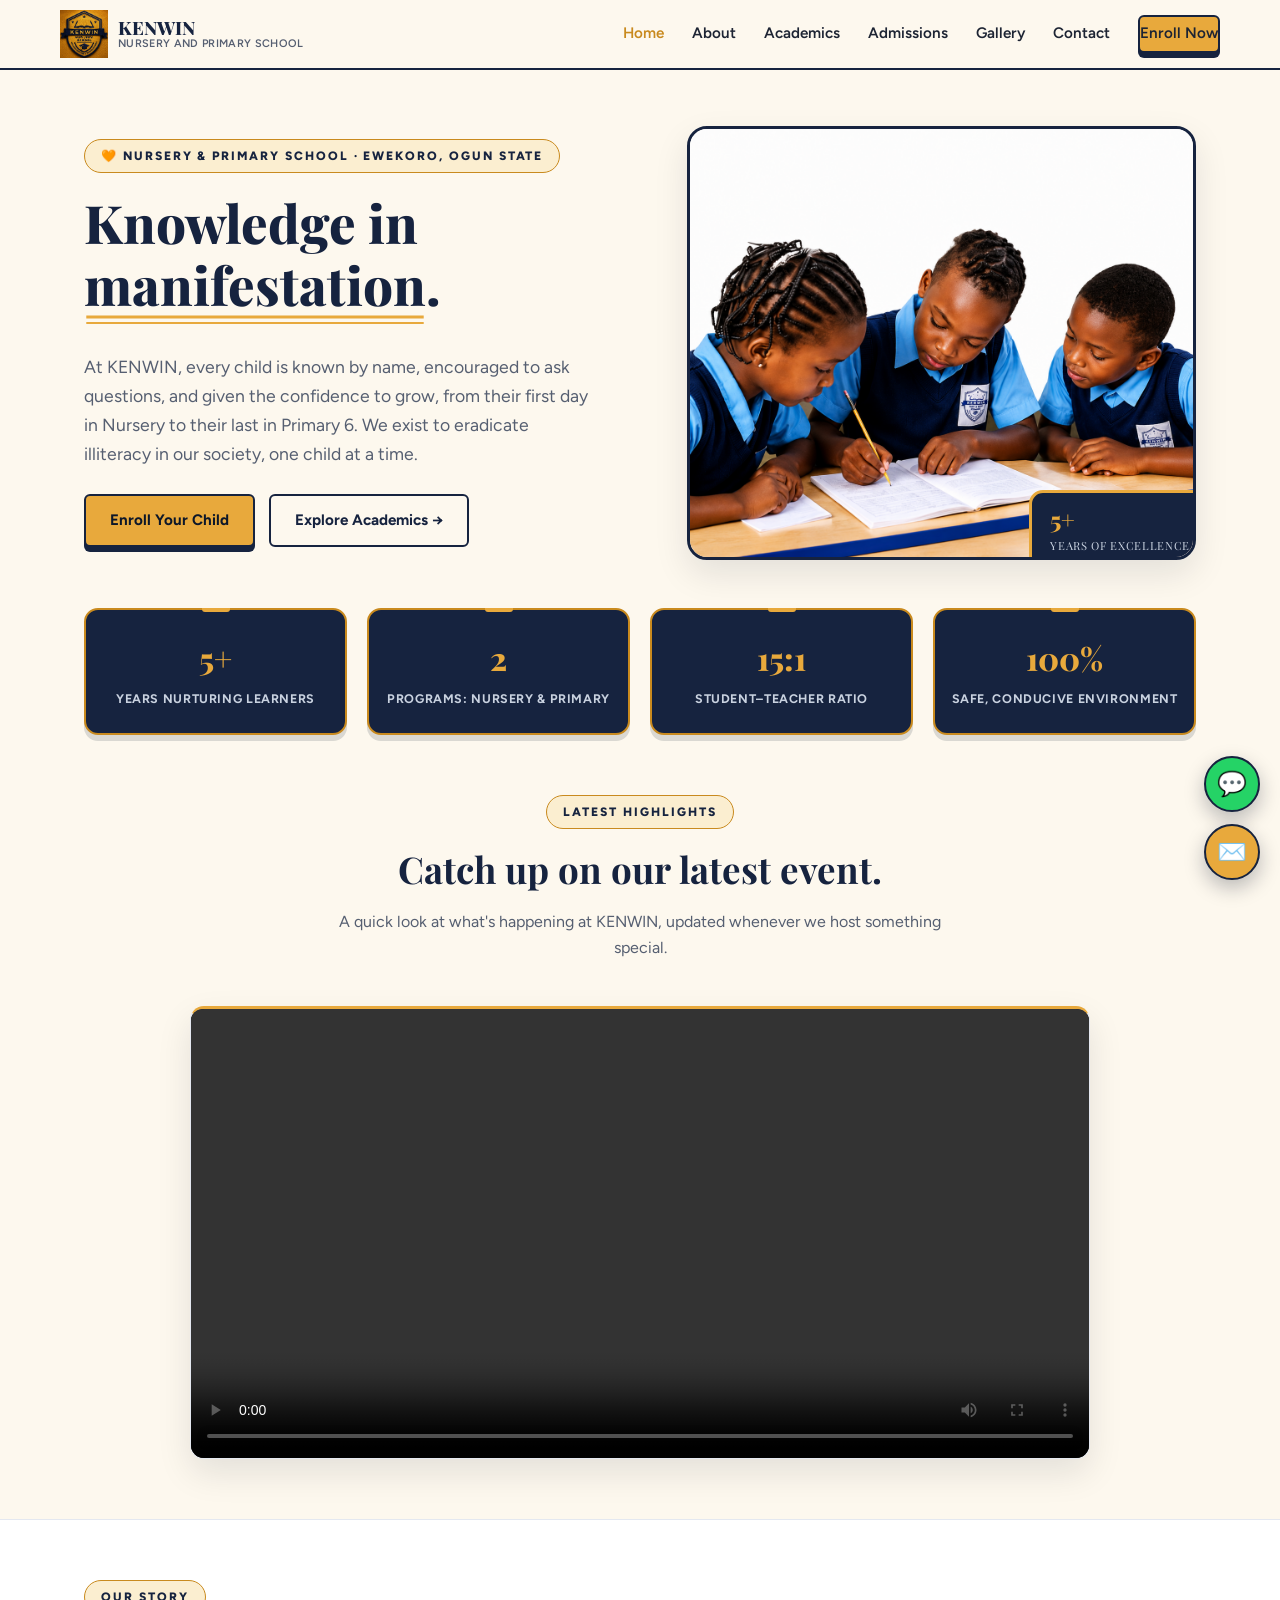
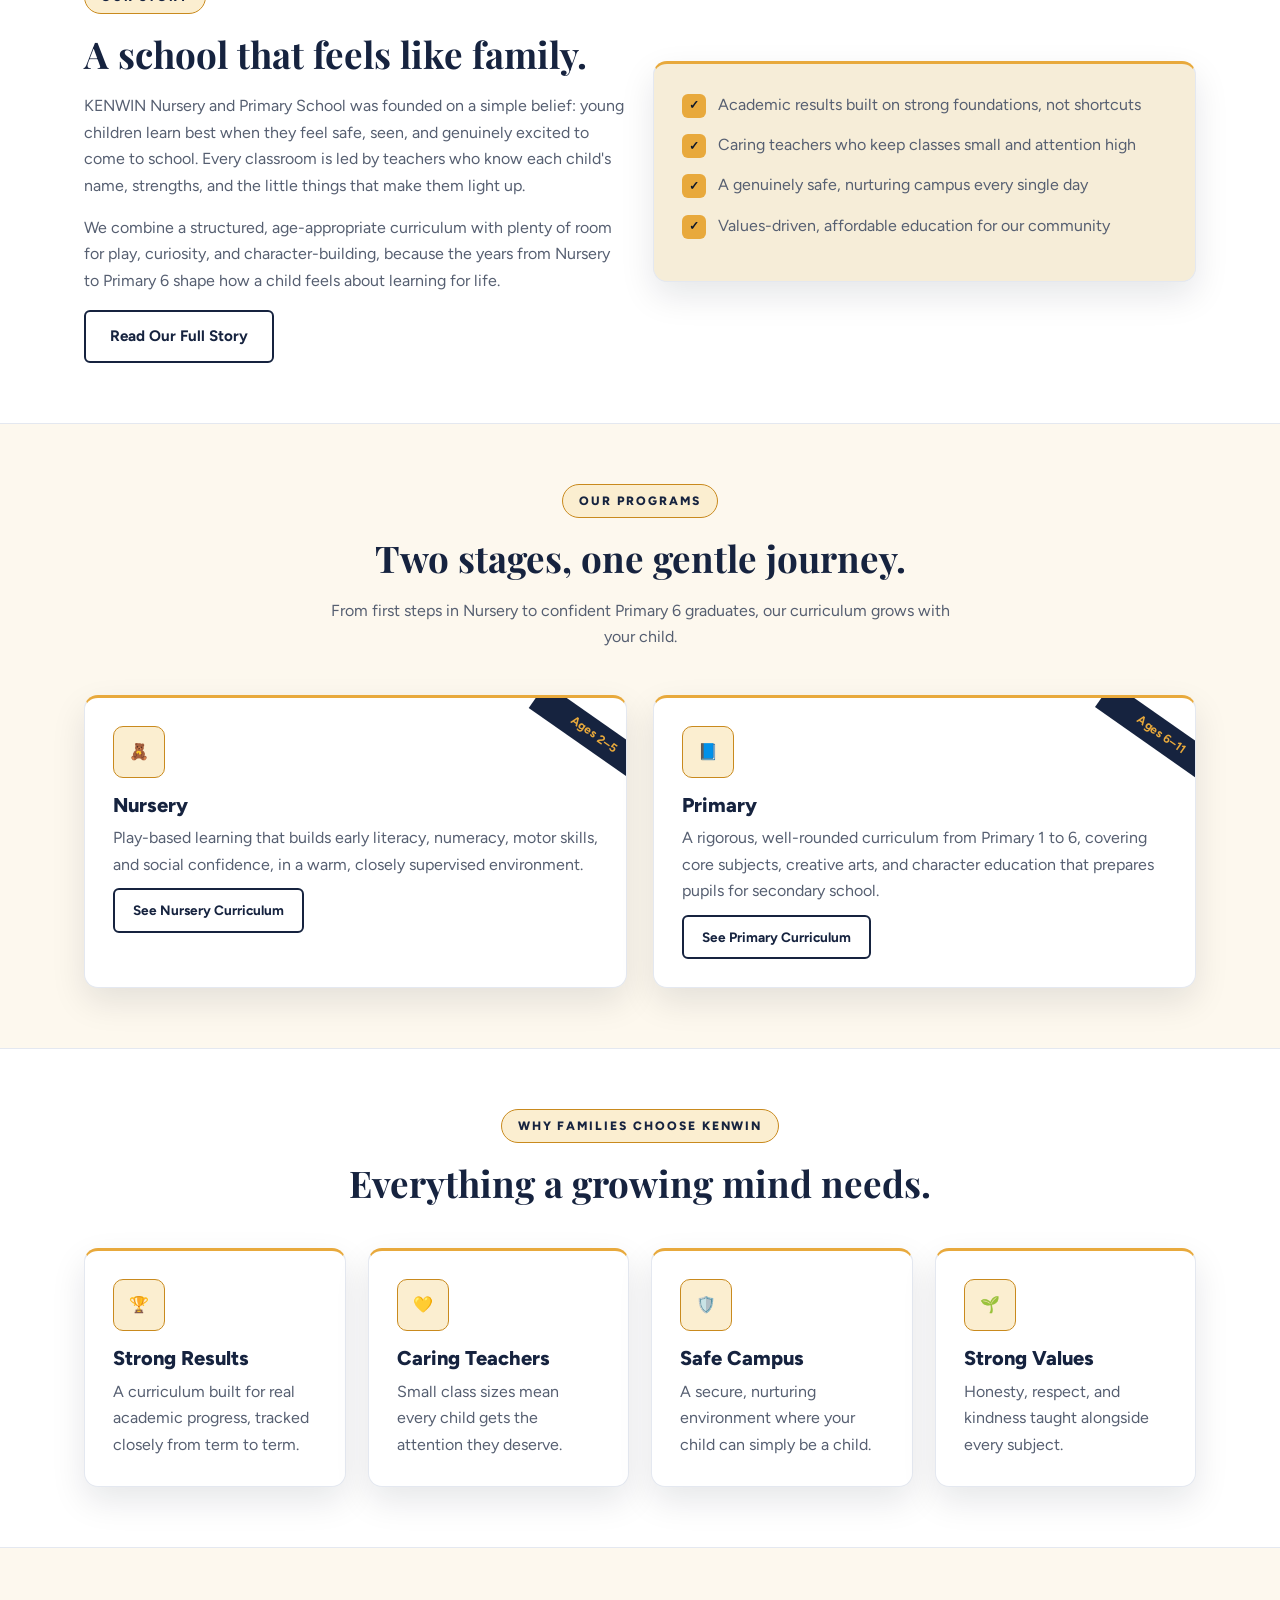
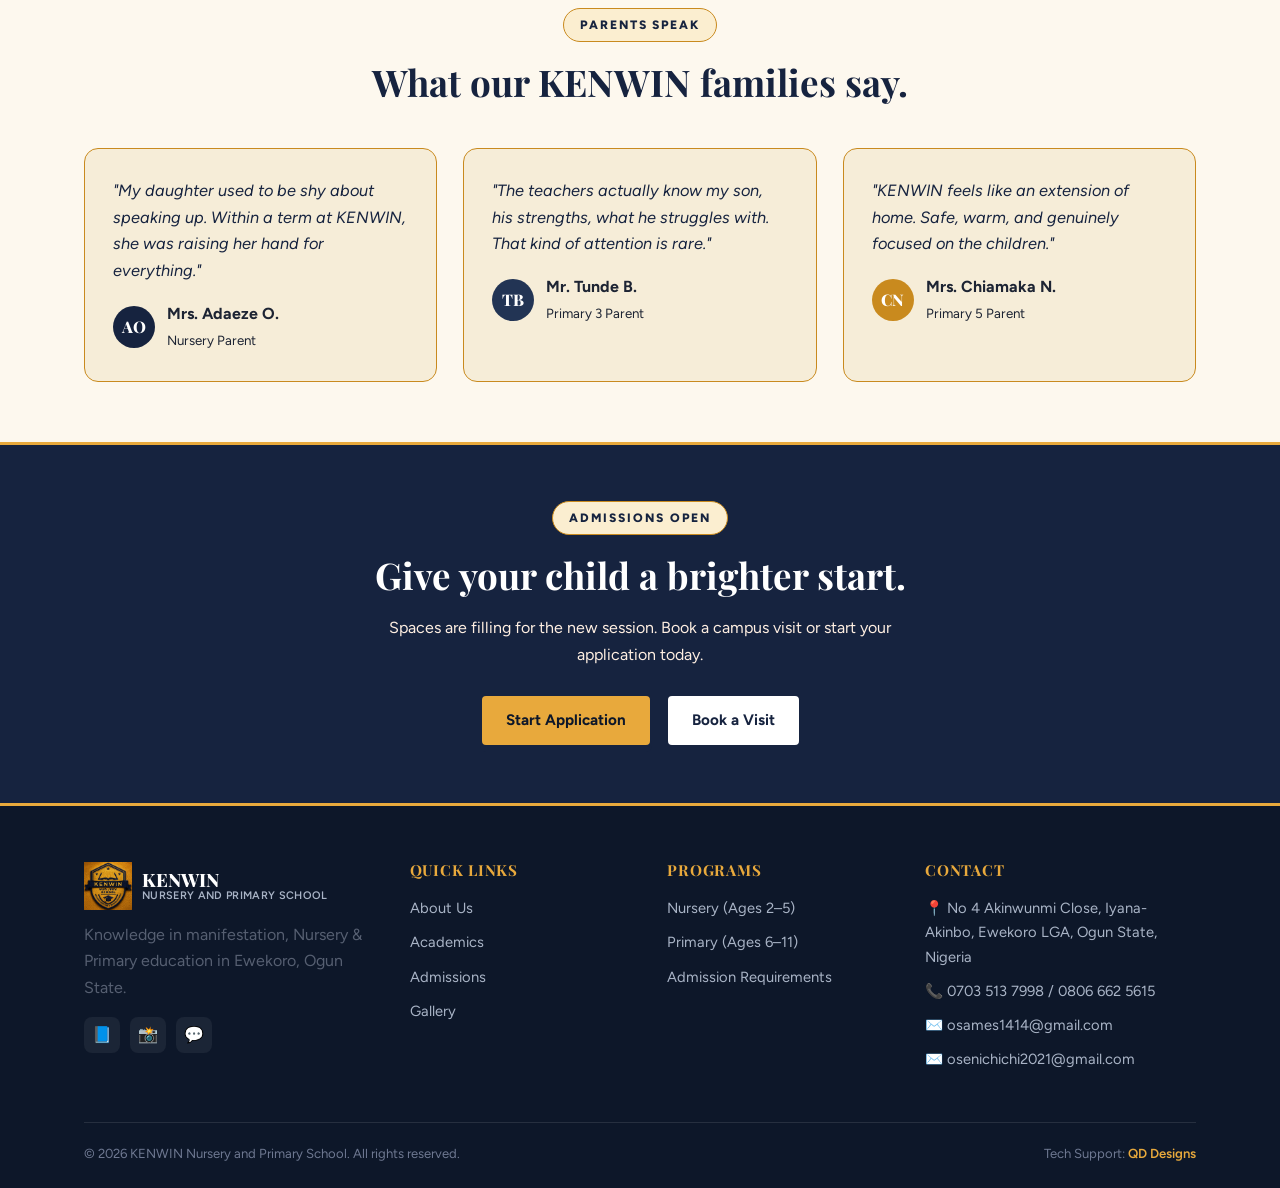
<file: index.html>
<!DOCTYPE html>
<html lang="en">
<head>
<meta charset="UTF-8">
<meta name="viewport" content="width=device-width, initial-scale=1.0">
<title>KENWIN Nursery and Primary School | Knowledge in Manifestation</title>
<meta name="description" content="KENWIN Nursery and Primary School, a warm, nurturing school in Ewekoro, Ogun State on a mission to eradicate illiteracy in our society.">
<link rel="preconnect" href="https://fonts.googleapis.com">
<link href="https://fonts.googleapis.com/css2?family=Playfair+Display:wght@700;800;900&family=Figtree:wght@400;500;600;700;800&display=swap" rel="stylesheet">
<link rel="stylesheet" href="styles.css">
</head>
<body>


<header class="site-header">
  <div class="container nav">
    <a href="index.html" class="logo">
      <img src="images/logo.jpeg" alt="KENWIN Nursery and Primary School crest" class="logo-img">
      <span class="logo-text"><span class="logo-name">KENWIN</span><span class="logo-sub">Nursery and Primary School</span></span>
    </a>
    <nav class="nav-links">
      <a href="index.html" class="active">Home</a>
      <a href="about.html">About</a>
      <a href="academics.html">Academics</a>
      <a href="admissions.html">Admissions</a>
      <a href="gallery.html">Gallery</a>
      <a href="contact.html">Contact</a>
      <a href="admissions.html" class="btn btn-primary btn-sm">Enroll Now</a>
    </nav>
    <button class="nav-toggle" aria-label="Toggle menu"><span></span><span></span><span></span></button>
  </div>
</header>

<section class="hero">
  <div class="container">
    <div class="hero-copy">
      <span class="eyebrow">🧡 Nursery &amp; Primary School · Ewekoro, Ogun State</span>
      <h1>Knowledge in
        <span class="rule-wrap">manifestation
          <svg class="rule" viewBox="0 0 300 10" preserveAspectRatio="none"><line x1="2" y1="2" x2="298" y2="2" stroke="#E8A93C" stroke-width="3"/><line x1="2" y1="8" x2="298" y2="8" stroke="#E8A93C" stroke-width="2"/></svg>
        </span>.
      </h1>
      <p class="lead">At KENWIN, every child is known by name, encouraged to ask questions, and given the confidence to grow, from their first day in Nursery to their last in Primary 6. We exist to eradicate illiteracy in our society, one child at a time.</p>
      <div class="hero-cta">
        <a href="admissions.html" class="btn btn-primary">Enroll Your Child</a>
        <a href="academics.html" class="btn btn-outline">Explore Academics →</a>
      </div>
    </div>
    <div class="hero-art">
      <div class="hero-photo">
        <img src="images/pupils-reading-together.jpeg" alt="KENWIN pupils reading together at a desk">
        <div class="badge-float"><span class="num">5+</span><span class="label">Years of Excellence</span></div>
      </div>
    </div>
  </div>
</section>

<div class="container">
  <div class="stat-strip">
    <div class="stat-block"><span class="num">5+</span><span class="label">Years Nurturing Learners</span></div>
    <div class="stat-block"><span class="num">2</span><span class="label">Programs: Nursery & Primary</span></div>
    <div class="stat-block"><span class="num">15:1</span><span class="label">Student–Teacher Ratio</span></div>
    <div class="stat-block"><span class="num">100%</span><span class="label">Safe, Conducive Environment</span></div>
  </div>
</div>

<section class="section" style="padding-top:0;">
  <div class="container">
    <div class="section-head center">
      <span class="eyebrow yellow">Latest Highlights</span>
      <h2>Catch up on our latest event.</h2>
      <p>A quick look at what's happening at KENWIN, updated whenever we host something special.</p>
    </div>
    <div class="card" style="padding:0; overflow:hidden; max-width:900px; margin:0 auto;">
      <video controls style="width:100%; display:block; background:#000;">
        <source src="videos/latest-event.mp4" type="video/mp4">
        Your browser does not support the video tag.
      </video>
    </div>
  </div>
</section>

<section class="section section-alt">
  <div class="container">
    <div class="grid-2" style="align-items:center;">
      <div>
        <span class="eyebrow">Our Story</span>
        <h2>A school that feels like family.</h2>
        <p>KENWIN Nursery and Primary School was founded on a simple belief: young children learn best when they feel safe, seen, and genuinely excited to come to school. Every classroom is led by teachers who know each child's name, strengths, and the little things that make them light up.</p>
        <p>We combine a structured, age-appropriate curriculum with plenty of room for play, curiosity, and character-building, because the years from Nursery to Primary 6 shape how a child feels about learning for life.</p>
        <a href="about.html" class="btn btn-outline">Read Our Full Story</a>
      </div>
      <div class="card" style="background:var(--cream-deep);">
        <ul class="value-list">
          <li><span class="dot">✓</span> Academic results built on strong foundations, not shortcuts</li>
          <li><span class="dot">✓</span> Caring teachers who keep classes small and attention high</li>
          <li><span class="dot">✓</span> A genuinely safe, nurturing campus every single day</li>
          <li><span class="dot">✓</span> Values-driven, affordable education for our community</li>
        </ul>
      </div>
    </div>
  </div>
</section>

<section class="section">
  <div class="container">
    <div class="section-head center">
      <span class="eyebrow">Our Programs</span>
      <h2>Two stages, one gentle journey.</h2>
      <p>From first steps in Nursery to confident Primary 6 graduates, our curriculum grows with your child.</p>
    </div>
    <div class="grid-2">
      <div class="card program-card">
        <span class="tag">Ages 2–5</span>
        <div class="icon-badge">🧸</div>
        <h3>Nursery</h3>
        <p>Play-based learning that builds early literacy, numeracy, motor skills, and social confidence, in a warm, closely supervised environment.</p>
        <a href="academics.html" class="btn btn-outline btn-sm" style="margin-top:10px;">See Nursery Curriculum</a>
      </div>
      <div class="card program-card">
        <span class="tag">Ages 6–11</span>
        <div class="icon-badge">📘</div>
        <h3>Primary</h3>
        <p>A rigorous, well-rounded curriculum from Primary 1 to 6, covering core subjects, creative arts, and character education that prepares pupils for secondary school.</p>
        <a href="academics.html" class="btn btn-outline btn-sm" style="margin-top:10px;">See Primary Curriculum</a>
      </div>
    </div>
  </div>
</section>

<section class="section section-alt">
  <div class="container">
    <div class="section-head center">
      <span class="eyebrow">Why Families Choose KENWIN</span>
      <h2>Everything a growing mind needs.</h2>
    </div>
    <div class="grid-4">
      <div class="card">
        <div class="icon-badge">🏆</div>
        <h3>Strong Results</h3>
        <p>A curriculum built for real academic progress, tracked closely from term to term.</p>
      </div>
      <div class="card">
        <div class="icon-badge">💛</div>
        <h3>Caring Teachers</h3>
        <p>Small class sizes mean every child gets the attention they deserve.</p>
      </div>
      <div class="card">
        <div class="icon-badge">🛡️</div>
        <h3>Safe Campus</h3>
        <p>A secure, nurturing environment where your child can simply be a child.</p>
      </div>
      <div class="card">
        <div class="icon-badge">🌱</div>
        <h3>Strong Values</h3>
        <p>Honesty, respect, and kindness taught alongside every subject.</p>
      </div>
    </div>
  </div>
</section>

<section class="section">
  <div class="container">
    <div class="section-head center">
      <span class="eyebrow">Parents Speak</span>
      <h2>What our KENWIN families say.</h2>
    </div>
    <div class="grid-3">
      <div class="testimonial-card">
        <p class="quote">"My daughter used to be shy about speaking up. Within a term at KENWIN, she was raising her hand for everything."</p>
        <div class="who"><div class="avatar" style="background:#16233F;">AO</div><div><strong>Mrs. Adaeze O.</strong><br><small>Nursery Parent</small></div></div>
      </div>
      <div class="testimonial-card">
        <p class="quote">"The teachers actually know my son, his strengths, what he struggles with. That kind of attention is rare."</p>
        <div class="who"><div class="avatar" style="background:#223454;">TB</div><div><strong>Mr. Tunde B.</strong><br><small>Primary 3 Parent</small></div></div>
      </div>
      <div class="testimonial-card">
        <p class="quote">"KENWIN feels like an extension of home. Safe, warm, and genuinely focused on the children."</p>
        <div class="who"><div class="avatar" style="background:#C98A1E;">CN</div><div><strong>Mrs. Chiamaka N.</strong><br><small>Primary 5 Parent</small></div></div>
      </div>
    </div>
  </div>
</section>

<section class="cta-band">
  <div class="container">
    <span class="eyebrow">Admissions Open</span>
    <h2>Give your child a brighter start.</h2>
    <p style="color:#FFEFE2; max-width:520px; margin:0 auto 24px;">Spaces are filling for the new session. Book a campus visit or start your application today.</p>
    <div class="hero-cta" style="justify-content:center;">
      <a href="admissions.html" class="btn btn-primary">Start Application</a>
      <a href="contact.html" class="btn" style="background:var(--white); border-color:var(--navy); color:var(--navy);">Book a Visit</a>
    </div>
  </div>
</section>

<footer class="site-footer">
  <div class="container">
    <div class="footer-grid">
      <div>
        <a href="index.html" class="logo">
          <img src="images/logo.jpeg" alt="KENWIN Nursery and Primary School crest" class="logo-img">
      <span class="logo-text"><span class="logo-name">KENWIN</span><span class="logo-sub">Nursery and Primary School</span></span>
        </a>
        <p style="margin-top:12px; max-width:28ch;">Knowledge in manifestation, Nursery & Primary education in Ewekoro, Ogun State.</p>
        <div class="social-row">
          <a href="#" aria-label="Facebook">📘</a>
          <a href="#" aria-label="Instagram">📸</a>
          <a href="#" aria-label="WhatsApp">💬</a>
        </div>
      </div>
      <div>
        <h4>Quick Links</h4>
        <ul class="footer-links">
          <li><a href="about.html">About Us</a></li>
          <li><a href="academics.html">Academics</a></li>
          <li><a href="admissions.html">Admissions</a></li>
          <li><a href="gallery.html">Gallery</a></li>
        </ul>
      </div>
      <div>
        <h4>Programs</h4>
        <ul class="footer-links">
          <li><a href="academics.html">Nursery (Ages 2–5)</a></li>
          <li><a href="academics.html">Primary (Ages 6–11)</a></li>
          <li><a href="admissions.html">Admission Requirements</a></li>
        </ul>
      </div>
      <div>
        <h4>Contact</h4>
        <ul class="footer-links">
          <li>📍 No 4 Akinwunmi Close, Iyana-Akinbo, Ewekoro LGA, Ogun State, Nigeria</li>
          <li>📞 0703 513 7998 / 0806 662 5615</li>
          <li>✉️ osames1414@gmail.com</li>
          <li>✉️ osenichichi2021@gmail.com</li>
        </ul>
      </div>
    </div>
    <div class="footer-bottom">
      <span>© 2026 KENWIN Nursery and Primary School. All rights reserved.</span>
      <span>Tech Support: <a href="https://wa.me/2349074318065" target="_blank" rel="noopener noreferrer" style="color:var(--gold); font-weight:600;">QD Designs</a></span>
    </div>
  </div>
</footer>

<div class="floating-actions">
  <a href="https://wa.me/2347035137998" target="_blank" rel="noopener noreferrer" class="fab fab-whatsapp" aria-label="Chat with us on WhatsApp" title="Chat on WhatsApp">💬</a>
  <a href="mailto:osames1414@gmail.com?cc=osenichichi2021@gmail.com" class="fab fab-mail" aria-label="Email us" title="Email us">✉️</a>
</div>

<script src="script.js"></script>
</body>
</html>
</file>
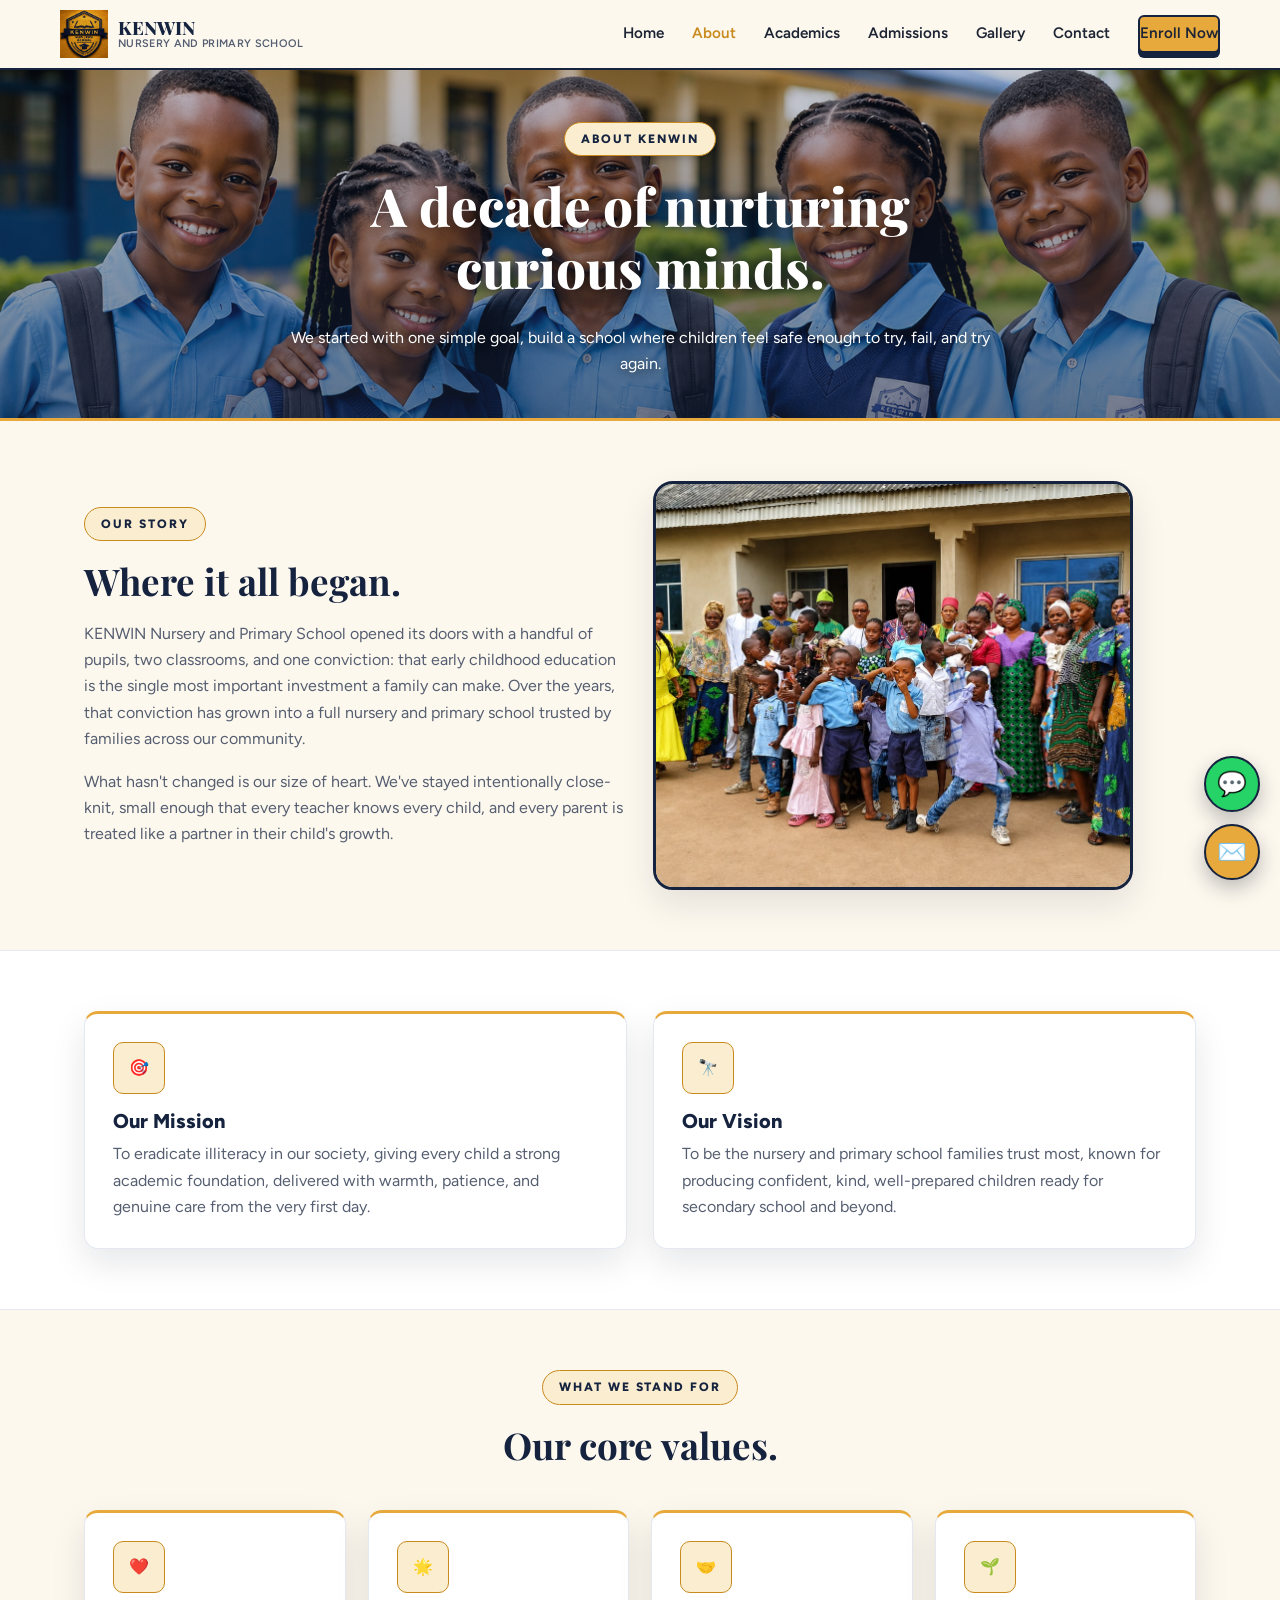
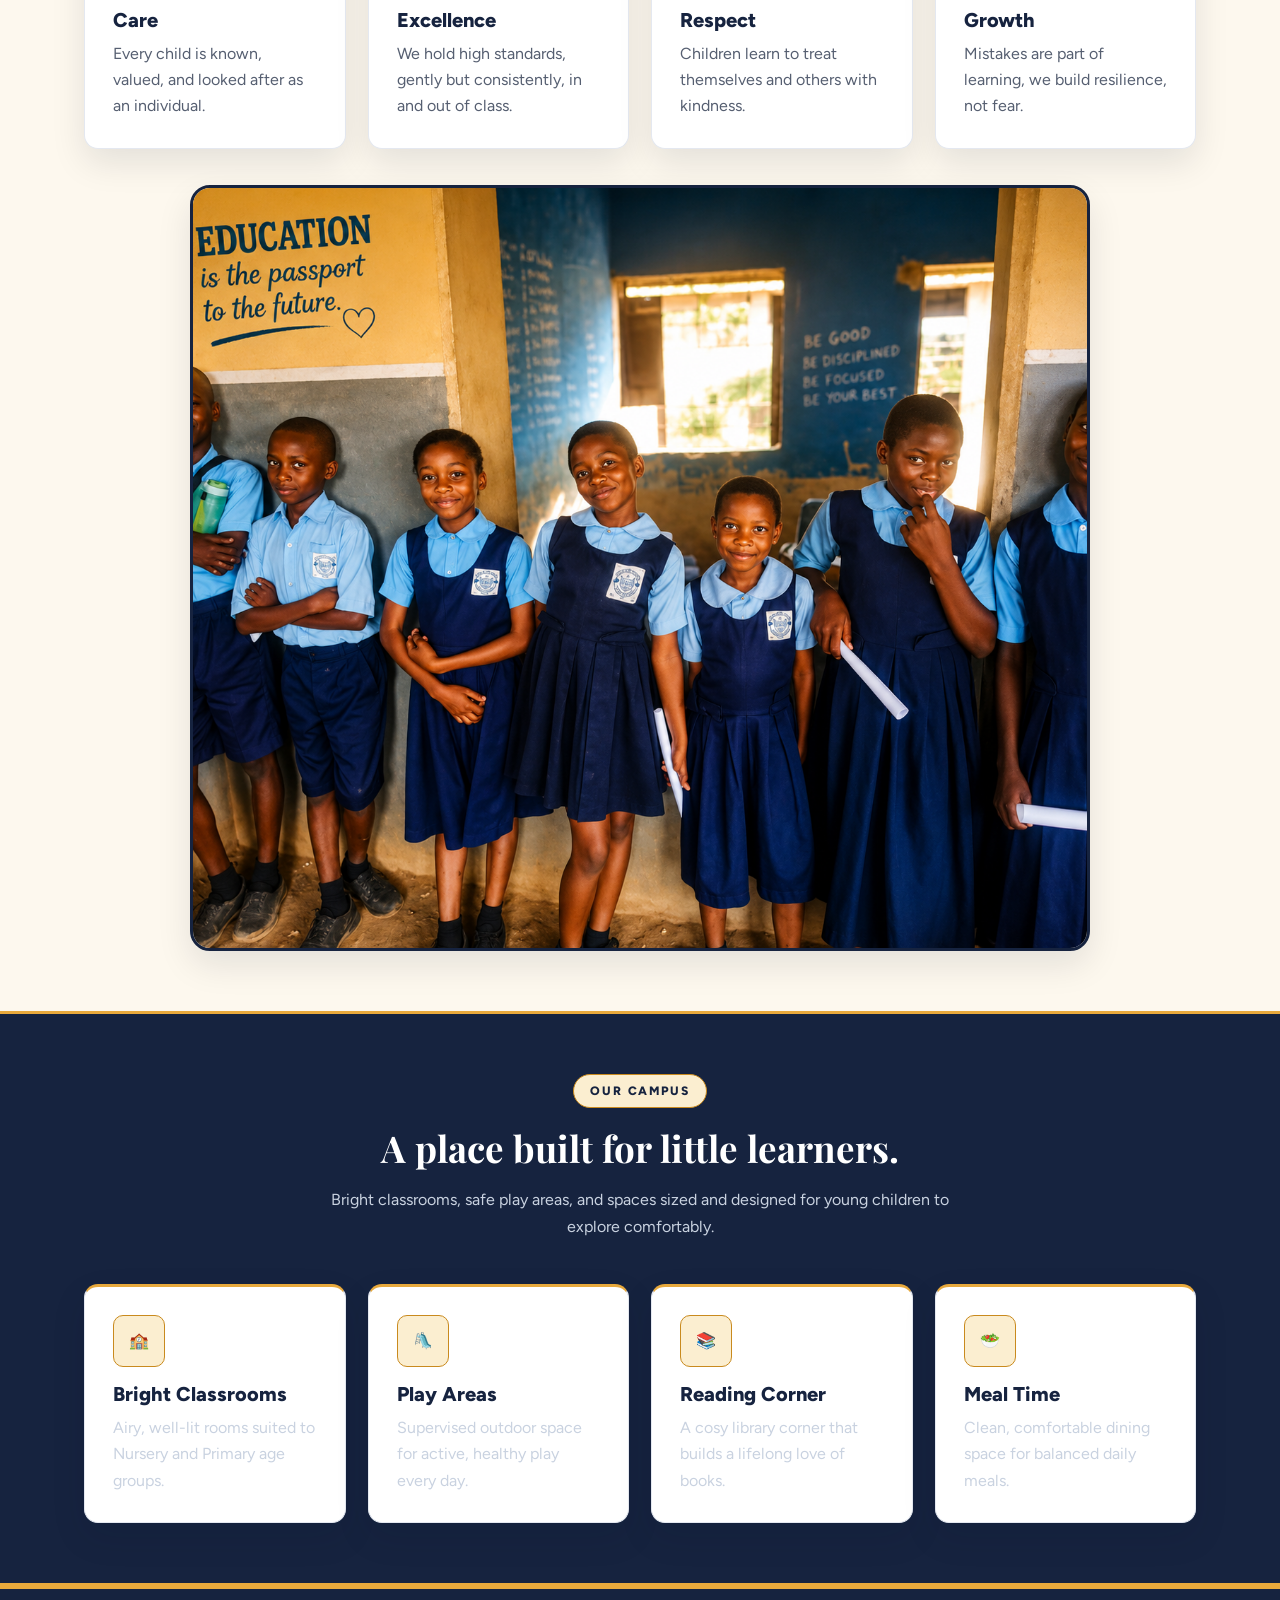
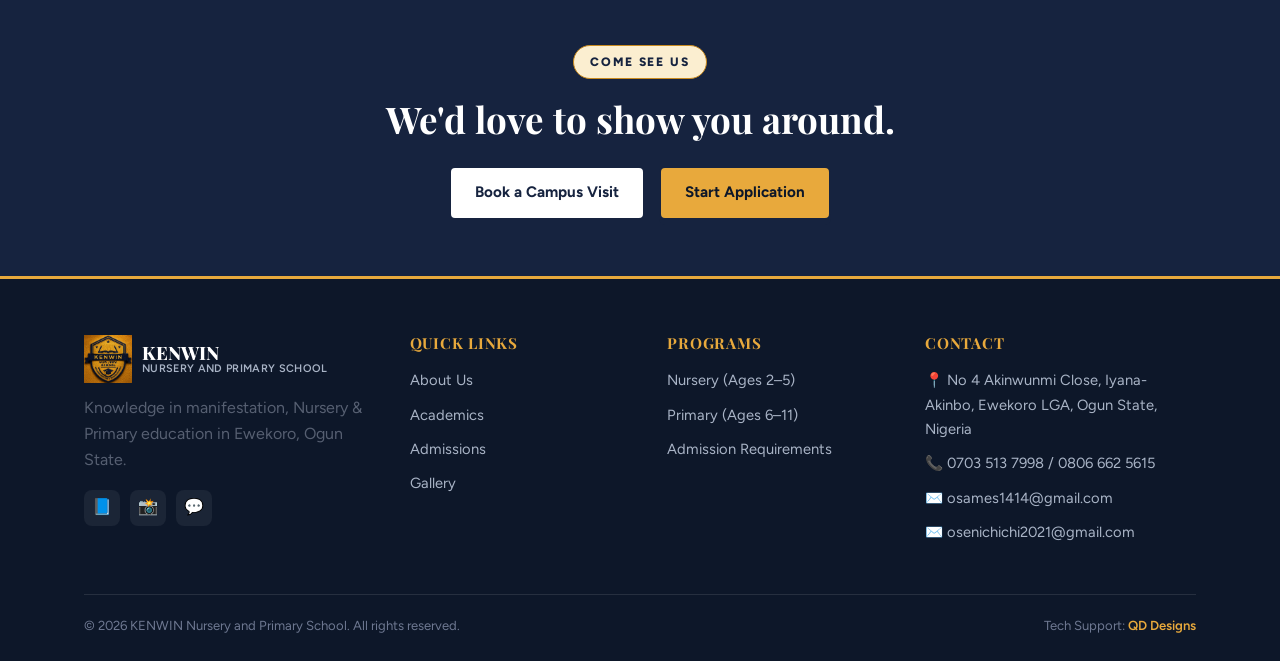
<file: about.html>
<!DOCTYPE html>
<html lang="en">
<head>
<meta charset="UTF-8">
<meta name="viewport" content="width=device-width, initial-scale=1.0">
<title>About Us | KENWIN Nursery and Primary School</title>
<meta name="description" content="Learn about KENWIN Nursery and Primary School's story, mission, values, and facilities.">
<link rel="preconnect" href="https://fonts.googleapis.com">
<link href="https://fonts.googleapis.com/css2?family=Playfair+Display:wght@700;800;900&family=Figtree:wght@400;500;600;700;800&display=swap" rel="stylesheet">
<link rel="stylesheet" href="styles.css">
</head>
<body>


<header class="site-header">
  <div class="container nav">
    <a href="index.html" class="logo">
      <img src="images/logo.jpeg" alt="KENWIN Nursery and Primary School crest" class="logo-img">
      <span class="logo-text"><span class="logo-name">KENWIN</span><span class="logo-sub">Nursery and Primary School</span></span>
    </a>
    <nav class="nav-links">
      <a href="index.html">Home</a>
      <a href="about.html" class="active">About</a>
      <a href="academics.html">Academics</a>
      <a href="admissions.html">Admissions</a>
      <a href="gallery.html">Gallery</a>
      <a href="contact.html">Contact</a>
      <a href="admissions.html" class="btn btn-primary btn-sm">Enroll Now</a>
    </nav>
    <button class="nav-toggle" aria-label="Toggle menu"><span></span><span></span><span></span></button>
  </div>
</header>

<section class="page-hero" style="position:relative; overflow:hidden;">
  <div style="position:absolute; inset:0; background-image:url('images/pupils-uniform-outside.jpeg'); background-size:cover; background-position:center 30%; opacity:0.9;"></div>
  <div style="position:absolute; inset:0; background:linear-gradient(180deg, rgba(22,35,63,0.15), rgba(22,35,63,0.55));"></div>
  <div class="container" style="position:relative;">
    <span class="eyebrow" style="box-shadow:0 2px 10px rgba(0,0,0,0.25);">About KENWIN</span>
    <h1 style="color:#fff; text-shadow:0 2px 14px rgba(0,0,0,0.55);">A decade of nurturing curious minds.</h1>
    <p class="lead" style="margin:0 auto; color:#fff; text-shadow:0 2px 10px rgba(0,0,0,0.55);">We started with one simple goal, build a school where children feel safe enough to try, fail, and try again.</p>
  </div>
</section>

<section class="section">
  <div class="container">
    <div class="grid-2" style="align-items:center;">
      <div>
        <span class="eyebrow">Our Story</span>
        <h2>Where it all began.</h2>
        <p>KENWIN Nursery and Primary School opened its doors with a handful of pupils, two classrooms, and one conviction: that early childhood education is the single most important investment a family can make. Over the years, that conviction has grown into a full nursery and primary school trusted by families across our community.</p>
        <p>What hasn't changed is our size of heart. We've stayed intentionally close-knit, small enough that every teacher knows every child, and every parent is treated like a partner in their child's growth.</p>
      </div>
      <div class="hero-photo" style="max-width:480px;">
        <img src="images/community-photo-2.jpeg" alt="Our Proprietor with a group of KENWIN pupils">
      </div>
    </div>
  </div>
</section>

<section class="section section-alt">
  <div class="container">
    <div class="grid-2">
      <div class="card">
        <div class="icon-badge">🎯</div>
        <h3>Our Mission</h3>
        <p>To eradicate illiteracy in our society, giving every child a strong academic foundation, delivered with warmth, patience, and genuine care from the very first day.</p>
      </div>
      <div class="card">
        <div class="icon-badge">🔭</div>
        <h3>Our Vision</h3>
        <p>To be the nursery and primary school families trust most, known for producing confident, kind, well-prepared children ready for secondary school and beyond.</p>
      </div>
    </div>
  </div>
</section>

<section class="section">
  <div class="container">
    <div class="section-head center">
      <span class="eyebrow">What We Stand For</span>
      <h2>Our core values.</h2>
    </div>
    <div class="grid-4">
      <div class="card"><div class="icon-badge">❤️</div><h3>Care</h3><p>Every child is known, valued, and looked after as an individual.</p></div>
      <div class="card"><div class="icon-badge">🌟</div><h3>Excellence</h3><p>We hold high standards, gently but consistently, in and out of class.</p></div>
      <div class="card"><div class="icon-badge">🤝</div><h3>Respect</h3><p>Children learn to treat themselves and others with kindness.</p></div>
      <div class="card"><div class="icon-badge">🌱</div><h3>Growth</h3><p>Mistakes are part of learning, we build resilience, not fear.</p></div>
    </div>
    <div class="hero-photo" style="max-width:900px; margin:36px auto 0;">
      <img src="images/education-passport-mural.jpeg" alt="KENWIN pupils beside a mural reading Education is the passport to the future">
    </div>
  </div>
</section>

<section class="section section-navy">
  <div class="container">
    <div class="section-head center">
      <span class="eyebrow">Our Campus</span>
      <h2 style="color:#fff;">A place built for little learners.</h2>
      <p>Bright classrooms, safe play areas, and spaces sized and designed for young children to explore comfortably.</p>
    </div>
    <div class="grid-4">
      <div class="card" style="background:#fff;"><div class="icon-badge">🏫</div><h3>Bright Classrooms</h3><p>Airy, well-lit rooms suited to Nursery and Primary age groups.</p></div>
      <div class="card" style="background:#fff;"><div class="icon-badge">🛝</div><h3>Play Areas</h3><p>Supervised outdoor space for active, healthy play every day.</p></div>
      <div class="card" style="background:#fff;"><div class="icon-badge">📚</div><h3>Reading Corner</h3><p>A cosy library corner that builds a lifelong love of books.</p></div>
      <div class="card" style="background:#fff;"><div class="icon-badge">🥗</div><h3>Meal Time</h3><p>Clean, comfortable dining space for balanced daily meals.</p></div>
    </div>
  </div>
</section>

<section class="cta-band">
  <div class="container">
    <span class="eyebrow">Come See Us</span>
    <h2>We'd love to show you around.</h2>
    <div class="hero-cta" style="justify-content:center;">
      <a href="contact.html" class="btn" style="background:var(--white); border-color:var(--navy); color:var(--navy);">Book a Campus Visit</a>
      <a href="admissions.html" class="btn btn-primary">Start Application</a>
    </div>
  </div>
</section>

<footer class="site-footer">
  <div class="container">
    <div class="footer-grid">
      <div>
        <a href="index.html" class="logo">
          <img src="images/logo.jpeg" alt="KENWIN Nursery and Primary School crest" class="logo-img">
      <span class="logo-text"><span class="logo-name">KENWIN</span><span class="logo-sub">Nursery and Primary School</span></span>
        </a>
        <p style="margin-top:12px; max-width:28ch;">Knowledge in manifestation, Nursery & Primary education in Ewekoro, Ogun State.</p>
        <div class="social-row">
          <a href="#" aria-label="Facebook">📘</a>
          <a href="#" aria-label="Instagram">📸</a>
          <a href="#" aria-label="WhatsApp">💬</a>
        </div>
      </div>
      <div>
        <h4>Quick Links</h4>
        <ul class="footer-links">
          <li><a href="about.html">About Us</a></li>
          <li><a href="academics.html">Academics</a></li>
          <li><a href="admissions.html">Admissions</a></li>
          <li><a href="gallery.html">Gallery</a></li>
        </ul>
      </div>
      <div>
        <h4>Programs</h4>
        <ul class="footer-links">
          <li><a href="academics.html">Nursery (Ages 2–5)</a></li>
          <li><a href="academics.html">Primary (Ages 6–11)</a></li>
          <li><a href="admissions.html">Admission Requirements</a></li>
        </ul>
      </div>
      <div>
        <h4>Contact</h4>
        <ul class="footer-links">
          <li>📍 No 4 Akinwunmi Close, Iyana-Akinbo, Ewekoro LGA, Ogun State, Nigeria</li>
          <li>📞 0703 513 7998 / 0806 662 5615</li>
          <li>✉️ osames1414@gmail.com</li>
          <li>✉️ osenichichi2021@gmail.com</li>
        </ul>
      </div>
    </div>
    <div class="footer-bottom">
      <span>© 2026 KENWIN Nursery and Primary School. All rights reserved.</span>
      <span>Tech Support: <a href="https://wa.me/2349074318065" target="_blank" rel="noopener noreferrer" style="color:var(--gold); font-weight:600;">QD Designs</a></span>
    </div>
  </div>
</footer>

<div class="floating-actions">
  <a href="https://wa.me/2347035137998" target="_blank" rel="noopener noreferrer" class="fab fab-whatsapp" aria-label="Chat with us on WhatsApp" title="Chat on WhatsApp">💬</a>
  <a href="mailto:osames1414@gmail.com?cc=osenichichi2021@gmail.com" class="fab fab-mail" aria-label="Email us" title="Email us">✉️</a>
</div>

<script src="script.js"></script>
</body>
</html>
</file>
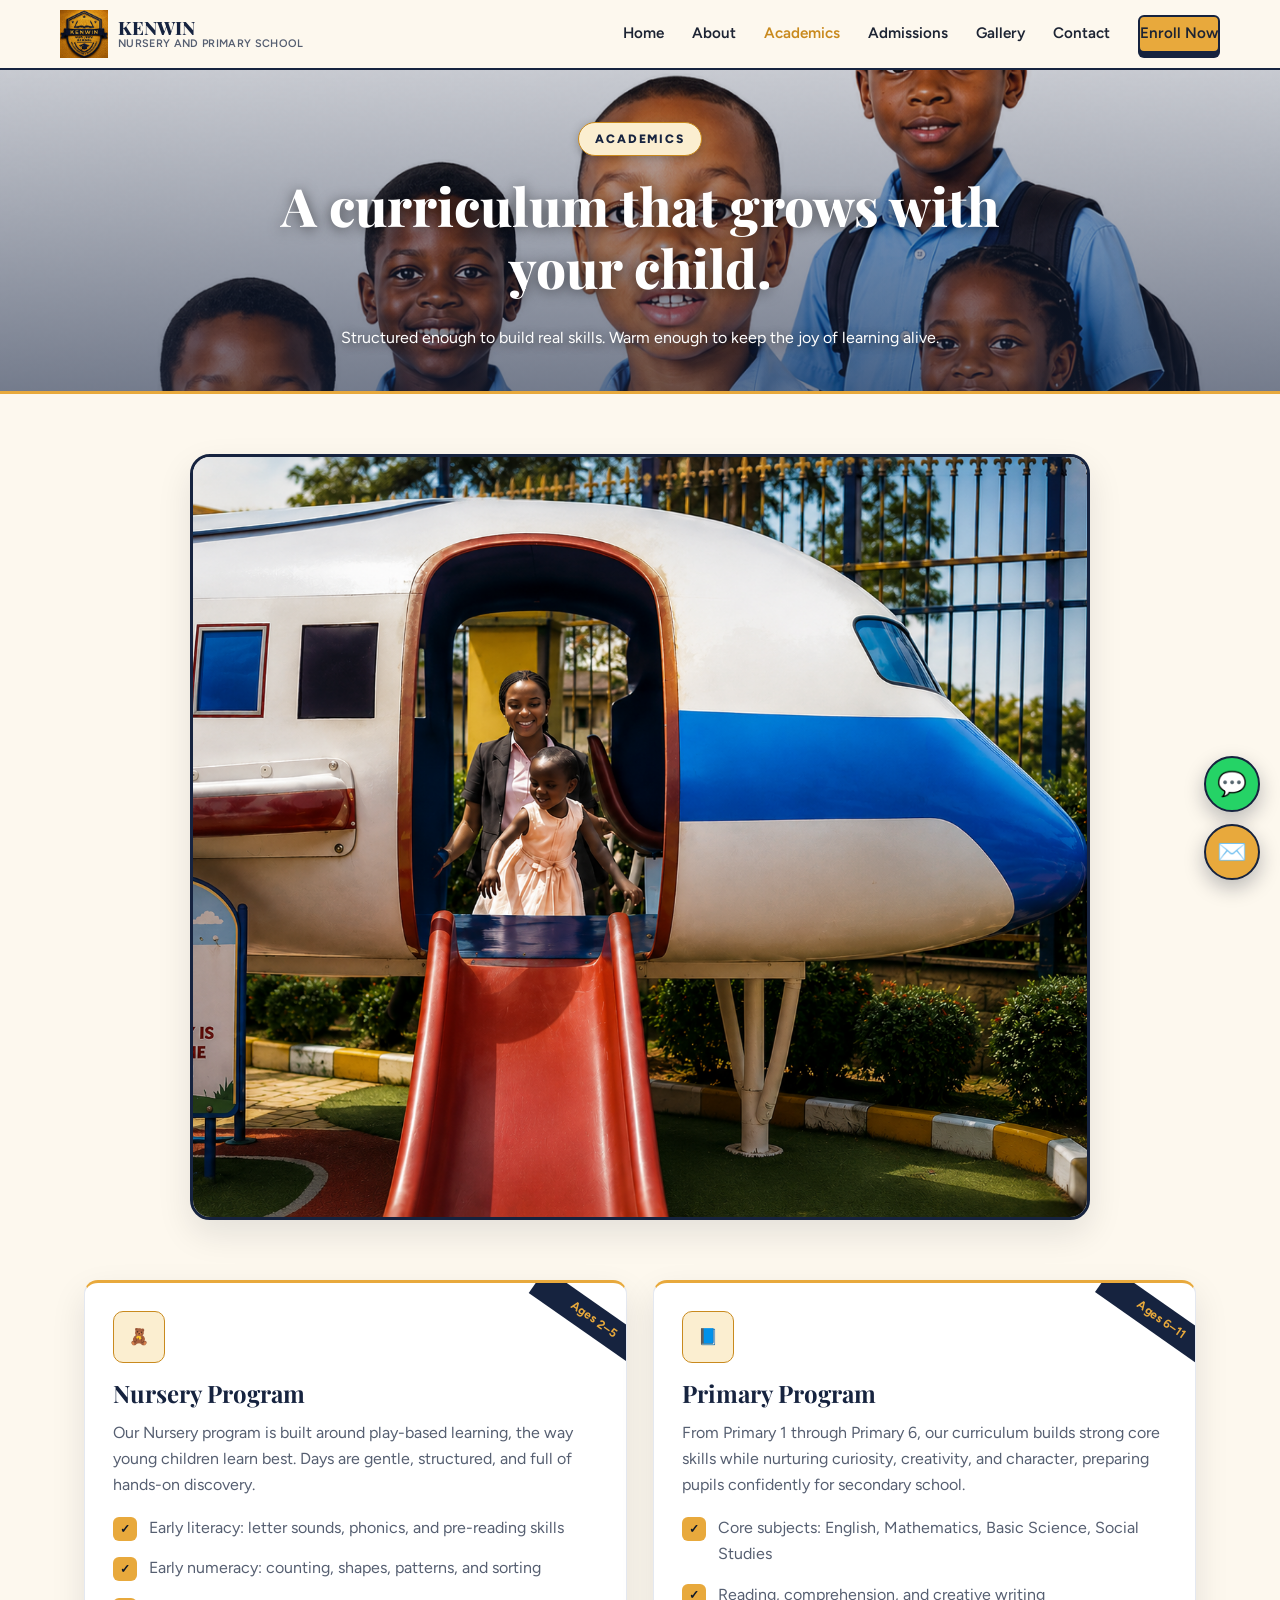
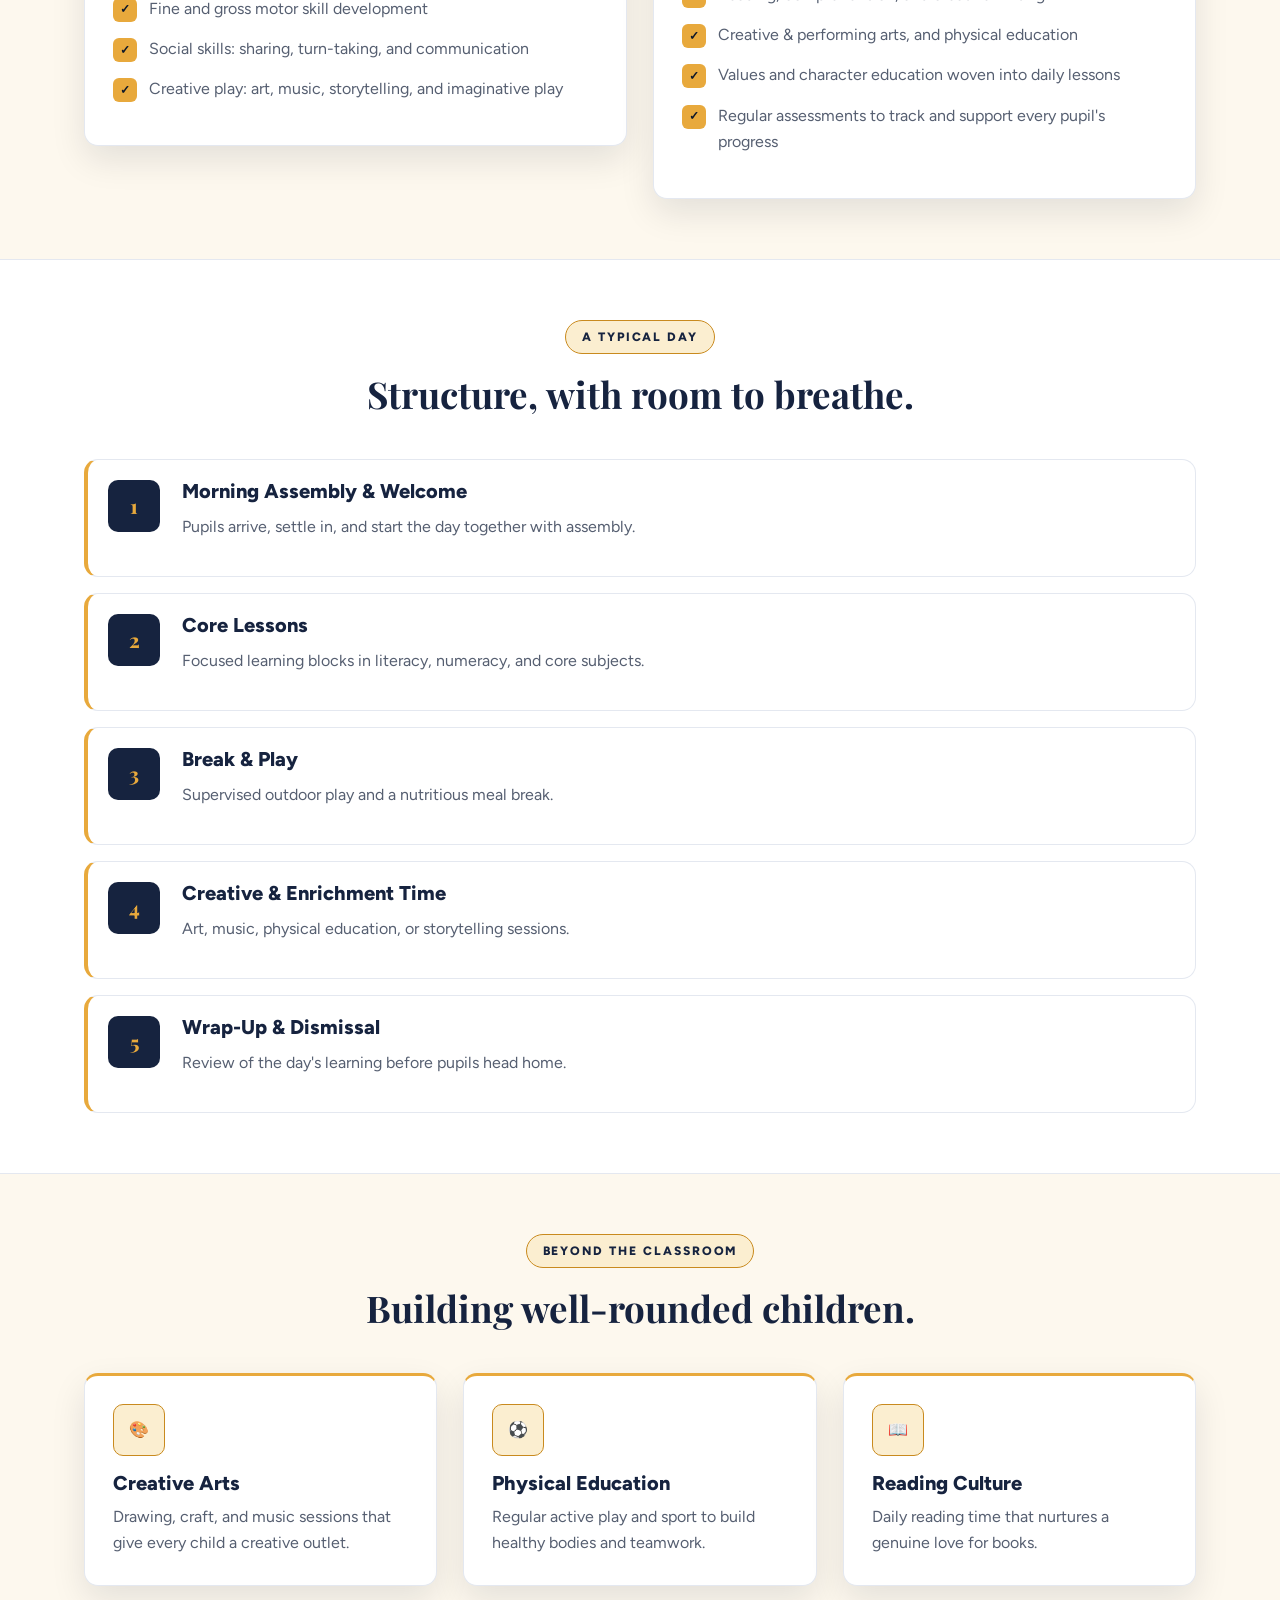
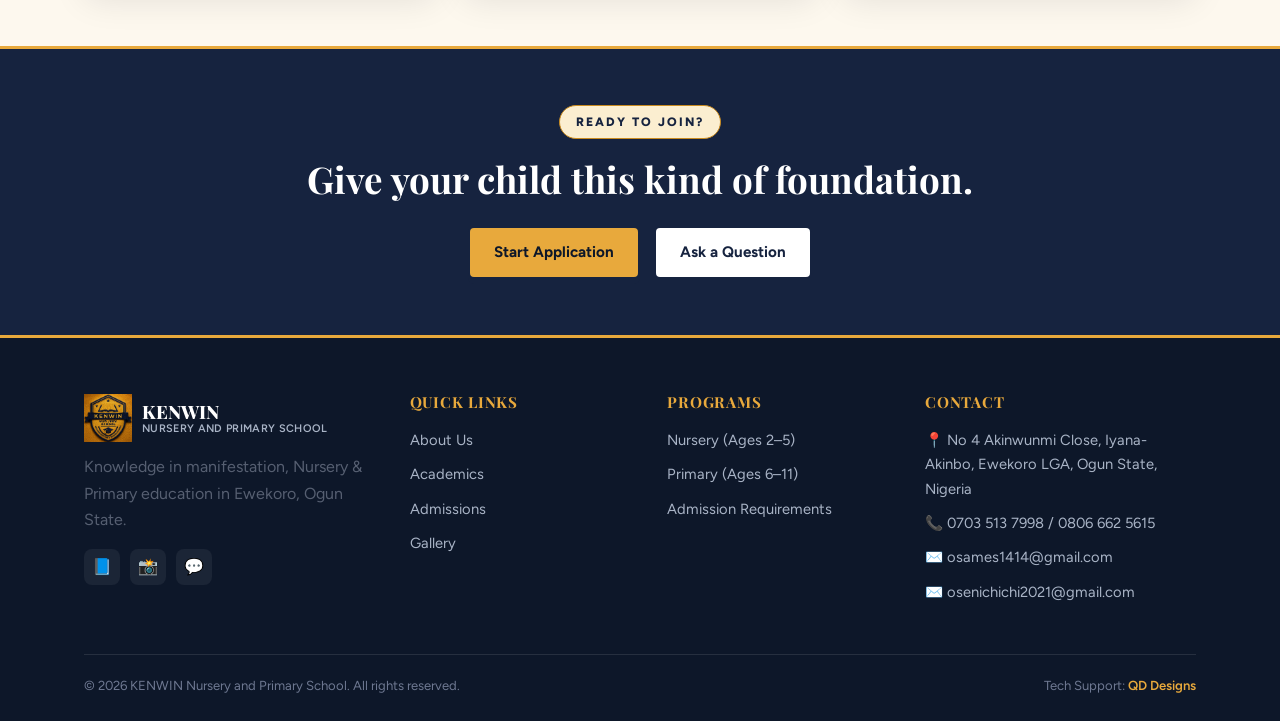
<file: academics.html>
<!DOCTYPE html>
<html lang="en">
<head>
<meta charset="UTF-8">
<meta name="viewport" content="width=device-width, initial-scale=1.0">
<title>Academics | KENWIN Nursery and Primary School</title>
<meta name="description" content="Explore the Nursery and Primary curriculum at KENWIN Nursery and Primary School.">
<link rel="preconnect" href="https://fonts.googleapis.com">
<link href="https://fonts.googleapis.com/css2?family=Playfair+Display:wght@700;800;900&family=Figtree:wght@400;500;600;700;800&display=swap" rel="stylesheet">
<link rel="stylesheet" href="styles.css">
</head>
<body>


<header class="site-header">
  <div class="container nav">
    <a href="index.html" class="logo">
      <img src="images/logo.jpeg" alt="KENWIN Nursery and Primary School crest" class="logo-img">
      <span class="logo-text"><span class="logo-name">KENWIN</span><span class="logo-sub">Nursery and Primary School</span></span>
    </a>
    <nav class="nav-links">
      <a href="index.html">Home</a>
      <a href="about.html">About</a>
      <a href="academics.html" class="active">Academics</a>
      <a href="admissions.html">Admissions</a>
      <a href="gallery.html">Gallery</a>
      <a href="contact.html">Contact</a>
      <a href="admissions.html" class="btn btn-primary btn-sm">Enroll Now</a>
    </nav>
    <button class="nav-toggle" aria-label="Toggle menu"><span></span><span></span><span></span></button>
  </div>
</header>

<section class="page-hero" style="position:relative; overflow:hidden;">
  <div style="position:absolute; inset:0; background-image:url('images/pupils-uniform-portrait.jpeg'); background-size:cover; background-position:center 20%; opacity:0.9;"></div>
  <div style="position:absolute; inset:0; background:linear-gradient(180deg, rgba(22,35,63,0.15), rgba(22,35,63,0.55));"></div>
  <div class="container" style="position:relative;">
    <span class="eyebrow" style="box-shadow:0 2px 10px rgba(0,0,0,0.25);">Academics</span>
    <h1 style="color:#fff; text-shadow:0 2px 14px rgba(0,0,0,0.55);">A curriculum that grows with your child.</h1>
    <p class="lead" style="margin:0 auto; color:#fff; text-shadow:0 2px 10px rgba(0,0,0,0.55);">Structured enough to build real skills. Warm enough to keep the joy of learning alive.</p>
  </div>
</section>

<section class="section" style="padding-bottom:0;">
  <div class="container">
    <div class="hero-photo" style="max-width:900px; margin:0 auto;">
      <img src="images/nursery-playground.jpeg" alt="A KENWIN pupil playing on the airplane-themed playground slide">
    </div>
  </div>
</section>

<section class="section">
  <div class="container">
    <div class="grid-2" style="align-items:start;">
      <div class="card program-card">
        <span class="tag">Ages 2–5</span>
        <div class="icon-badge">🧸</div>
        <h2 style="font-size:1.5rem;">Nursery Program</h2>
        <p>Our Nursery program is built around play-based learning, the way young children learn best. Days are gentle, structured, and full of hands-on discovery.</p>
        <ul class="value-list" style="margin-top:16px;">
          <li><span class="dot">✓</span> Early literacy: letter sounds, phonics, and pre-reading skills</li>
          <li><span class="dot">✓</span> Early numeracy: counting, shapes, patterns, and sorting</li>
          <li><span class="dot">✓</span> Fine and gross motor skill development</li>
          <li><span class="dot">✓</span> Social skills: sharing, turn-taking, and communication</li>
          <li><span class="dot">✓</span> Creative play: art, music, storytelling, and imaginative play</li>
        </ul>
      </div>
      <div class="card program-card">
        <span class="tag">Ages 6–11</span>
        <div class="icon-badge">📘</div>
        <h2 style="font-size:1.5rem;">Primary Program</h2>
        <p>From Primary 1 through Primary 6, our curriculum builds strong core skills while nurturing curiosity, creativity, and character, preparing pupils confidently for secondary school.</p>
        <ul class="value-list" style="margin-top:16px;">
          <li><span class="dot">✓</span> Core subjects: English, Mathematics, Basic Science, Social Studies</li>
          <li><span class="dot">✓</span> Reading, comprehension, and creative writing</li>
          <li><span class="dot">✓</span> Creative & performing arts, and physical education</li>
          <li><span class="dot">✓</span> Values and character education woven into daily lessons</li>
          <li><span class="dot">✓</span> Regular assessments to track and support every pupil's progress</li>
        </ul>
      </div>
    </div>
  </div>
</section>

<section class="section section-alt">
  <div class="container">
    <div class="section-head center">
      <span class="eyebrow">A Typical Day</span>
      <h2>Structure, with room to breathe.</h2>
    </div>
    <div class="steps">
      <div class="step"><div class="step-num">1</div><div><h3>Morning Assembly & Welcome</h3><p>Pupils arrive, settle in, and start the day together with assembly.</p></div></div>
      <div class="step"><div class="step-num">2</div><div><h3>Core Lessons</h3><p>Focused learning blocks in literacy, numeracy, and core subjects.</p></div></div>
      <div class="step"><div class="step-num">3</div><div><h3>Break & Play</h3><p>Supervised outdoor play and a nutritious meal break.</p></div></div>
      <div class="step"><div class="step-num">4</div><div><h3>Creative & Enrichment Time</h3><p>Art, music, physical education, or storytelling sessions.</p></div></div>
      <div class="step"><div class="step-num">5</div><div><h3>Wrap-Up & Dismissal</h3><p>Review of the day's learning before pupils head home.</p></div></div>
    </div>
  </div>
</section>

<section class="section">
  <div class="container">
    <div class="section-head center">
      <span class="eyebrow">Beyond the Classroom</span>
      <h2>Building well-rounded children.</h2>
    </div>
    <div class="grid-3">
      <div class="card"><div class="icon-badge">🎨</div><h3>Creative Arts</h3><p>Drawing, craft, and music sessions that give every child a creative outlet.</p></div>
      <div class="card"><div class="icon-badge">⚽</div><h3>Physical Education</h3><p>Regular active play and sport to build healthy bodies and teamwork.</p></div>
      <div class="card"><div class="icon-badge">📖</div><h3>Reading Culture</h3><p>Daily reading time that nurtures a genuine love for books.</p></div>
    </div>
  </div>
</section>

<section class="cta-band">
  <div class="container">
    <span class="eyebrow">Ready to Join?</span>
    <h2>Give your child this kind of foundation.</h2>
    <div class="hero-cta" style="justify-content:center;">
      <a href="admissions.html" class="btn btn-primary">Start Application</a>
      <a href="contact.html" class="btn" style="background:var(--white); border-color:var(--navy); color:var(--navy);">Ask a Question</a>
    </div>
  </div>
</section>

<footer class="site-footer">
  <div class="container">
    <div class="footer-grid">
      <div>
        <a href="index.html" class="logo">
          <img src="images/logo.jpeg" alt="KENWIN Nursery and Primary School crest" class="logo-img">
      <span class="logo-text"><span class="logo-name">KENWIN</span><span class="logo-sub">Nursery and Primary School</span></span>
        </a>
        <p style="margin-top:12px; max-width:28ch;">Knowledge in manifestation, Nursery & Primary education in Ewekoro, Ogun State.</p>
        <div class="social-row">
          <a href="#" aria-label="Facebook">📘</a>
          <a href="#" aria-label="Instagram">📸</a>
          <a href="#" aria-label="WhatsApp">💬</a>
        </div>
      </div>
      <div>
        <h4>Quick Links</h4>
        <ul class="footer-links">
          <li><a href="about.html">About Us</a></li>
          <li><a href="academics.html">Academics</a></li>
          <li><a href="admissions.html">Admissions</a></li>
          <li><a href="gallery.html">Gallery</a></li>
        </ul>
      </div>
      <div>
        <h4>Programs</h4>
        <ul class="footer-links">
          <li><a href="academics.html">Nursery (Ages 2–5)</a></li>
          <li><a href="academics.html">Primary (Ages 6–11)</a></li>
          <li><a href="admissions.html">Admission Requirements</a></li>
        </ul>
      </div>
      <div>
        <h4>Contact</h4>
        <ul class="footer-links">
          <li>📍 No 4 Akinwunmi Close, Iyana-Akinbo, Ewekoro LGA, Ogun State, Nigeria</li>
          <li>📞 0703 513 7998 / 0806 662 5615</li>
          <li>✉️ osames1414@gmail.com</li>
          <li>✉️ osenichichi2021@gmail.com</li>
        </ul>
      </div>
    </div>
    <div class="footer-bottom">
      <span>© 2026 KENWIN Nursery and Primary School. All rights reserved.</span>
      <span>Tech Support: <a href="https://wa.me/2349074318065" target="_blank" rel="noopener noreferrer" style="color:var(--gold); font-weight:600;">QD Designs</a></span>
    </div>
  </div>
</footer>

<div class="floating-actions">
  <a href="https://wa.me/2347035137998" target="_blank" rel="noopener noreferrer" class="fab fab-whatsapp" aria-label="Chat with us on WhatsApp" title="Chat on WhatsApp">💬</a>
  <a href="mailto:osames1414@gmail.com?cc=osenichichi2021@gmail.com" class="fab fab-mail" aria-label="Email us" title="Email us">✉️</a>
</div>

<script src="script.js"></script>
</body>
</html>
</file>
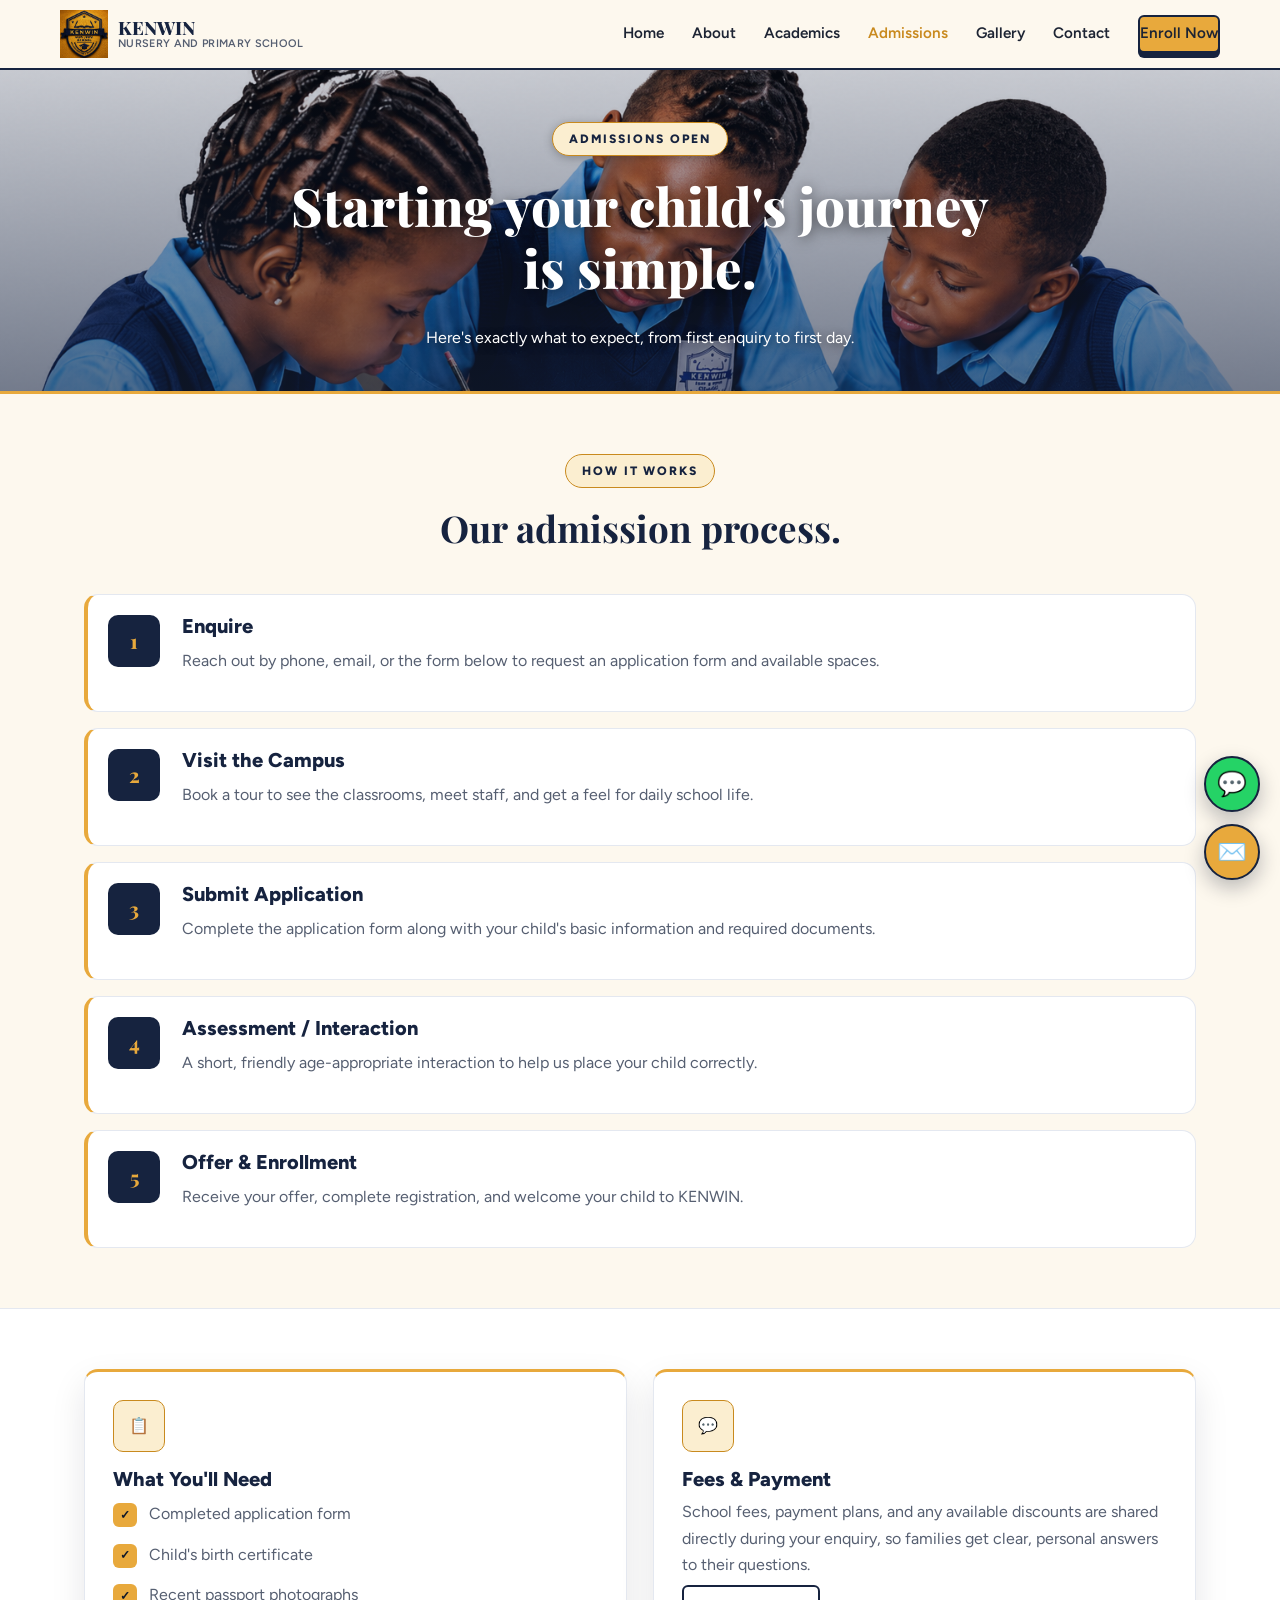
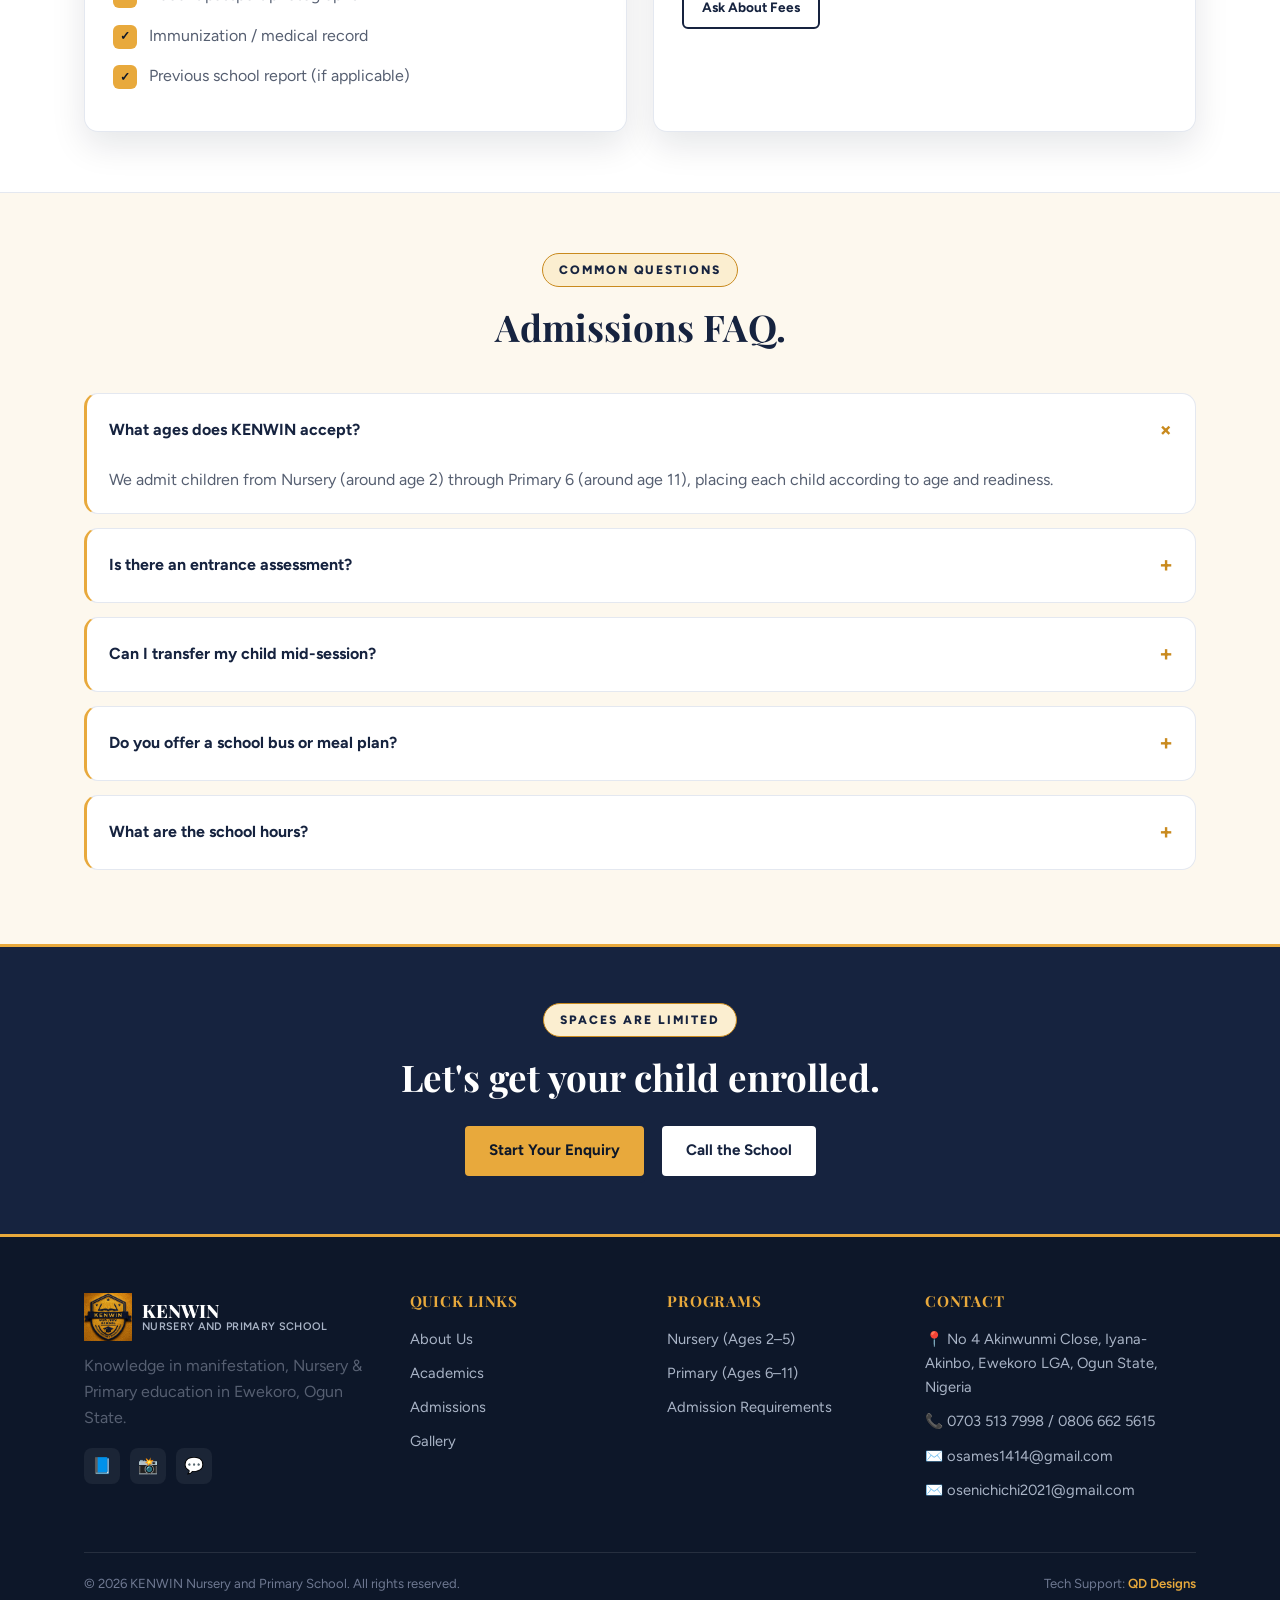
<file: admissions.html>
<!DOCTYPE html>
<html lang="en">
<head>
<meta charset="UTF-8">
<meta name="viewport" content="width=device-width, initial-scale=1.0">
<title>Admissions | KENWIN Nursery and Primary School</title>
<meta name="description" content="How to apply and enroll your child at KENWIN Nursery and Primary School.">
<link rel="preconnect" href="https://fonts.googleapis.com">
<link href="https://fonts.googleapis.com/css2?family=Playfair+Display:wght@700;800;900&family=Figtree:wght@400;500;600;700;800&display=swap" rel="stylesheet">
<link rel="stylesheet" href="styles.css">
</head>
<body>


<header class="site-header">
  <div class="container nav">
    <a href="index.html" class="logo">
      <img src="images/logo.jpeg" alt="KENWIN Nursery and Primary School crest" class="logo-img">
      <span class="logo-text"><span class="logo-name">KENWIN</span><span class="logo-sub">Nursery and Primary School</span></span>
    </a>
    <nav class="nav-links">
      <a href="index.html">Home</a>
      <a href="about.html">About</a>
      <a href="academics.html">Academics</a>
      <a href="admissions.html" class="active">Admissions</a>
      <a href="gallery.html">Gallery</a>
      <a href="contact.html">Contact</a>
      <a href="admissions.html" class="btn btn-primary btn-sm">Enroll Now</a>
    </nav>
    <button class="nav-toggle" aria-label="Toggle menu"><span></span><span></span><span></span></button>
  </div>
</header>

<section class="page-hero" style="position:relative; overflow:hidden;">
  <div style="position:absolute; inset:0; background-image:url('images/pupils-reading-together.jpeg'); background-size:cover; background-position:center 45%; opacity:0.9;"></div>
  <div style="position:absolute; inset:0; background:linear-gradient(180deg, rgba(22,35,63,0.15), rgba(22,35,63,0.55));"></div>
  <div class="container" style="position:relative;">
    <span class="eyebrow" style="box-shadow:0 2px 10px rgba(0,0,0,0.25);">Admissions Open</span>
    <h1 style="color:#fff; text-shadow:0 2px 14px rgba(0,0,0,0.55);">Starting your child's journey is simple.</h1>
    <p class="lead" style="margin:0 auto; color:#fff; text-shadow:0 2px 10px rgba(0,0,0,0.55);">Here's exactly what to expect, from first enquiry to first day.</p>
  </div>
</section>

<section class="section">
  <div class="container">
    <div class="section-head center">
      <span class="eyebrow">How It Works</span>
      <h2>Our admission process.</h2>
    </div>
    <div class="steps">
      <div class="step"><div class="step-num">1</div><div><h3>Enquire</h3><p>Reach out by phone, email, or the form below to request an application form and available spaces.</p></div></div>
      <div class="step"><div class="step-num">2</div><div><h3>Visit the Campus</h3><p>Book a tour to see the classrooms, meet staff, and get a feel for daily school life.</p></div></div>
      <div class="step"><div class="step-num">3</div><div><h3>Submit Application</h3><p>Complete the application form along with your child's basic information and required documents.</p></div></div>
      <div class="step"><div class="step-num">4</div><div><h3>Assessment / Interaction</h3><p>A short, friendly age-appropriate interaction to help us place your child correctly.</p></div></div>
      <div class="step"><div class="step-num">5</div><div><h3>Offer & Enrollment</h3><p>Receive your offer, complete registration, and welcome your child to KENWIN.</p></div></div>
    </div>
  </div>
</section>

<section class="section section-alt">
  <div class="container">
    <div class="grid-2">
      <div class="card">
        <div class="icon-badge">📋</div>
        <h3>What You'll Need</h3>
        <ul class="value-list" style="margin-top:10px;">
          <li><span class="dot">✓</span> Completed application form</li>
          <li><span class="dot">✓</span> Child's birth certificate</li>
          <li><span class="dot">✓</span> Recent passport photographs</li>
          <li><span class="dot">✓</span> Immunization / medical record</li>
          <li><span class="dot">✓</span> Previous school report (if applicable)</li>
        </ul>
      </div>
      <div class="card">
        <div class="icon-badge">💬</div>
        <h3>Fees & Payment</h3>
        <p>School fees, payment plans, and any available discounts are shared directly during your enquiry, so families get clear, personal answers to their questions.</p>
        <a href="contact.html" class="btn btn-outline btn-sm" style="margin-top:6px;">Ask About Fees</a>
      </div>
    </div>
  </div>
</section>

<section class="section">
  <div class="container">
    <div class="section-head center">
      <span class="eyebrow">Common Questions</span>
      <h2>Admissions FAQ.</h2>
    </div>
    <details class="faq-item" open>
      <summary>What ages does KENWIN accept?</summary>
      <div class="faq-body">We admit children from Nursery (around age 2) through Primary 6 (around age 11), placing each child according to age and readiness.</div>
    </details>
    <details class="faq-item">
      <summary>Is there an entrance assessment?</summary>
      <div class="faq-body">Yes, a short, friendly, age-appropriate interaction that helps our teachers understand your child and confirm the right class placement.</div>
    </details>
    <details class="faq-item">
      <summary>Can I transfer my child mid-session?</summary>
      <div class="faq-body">Yes, we accept transfer pupils throughout the year, subject to space availability. Please enquire for current openings.</div>
    </details>
    <details class="faq-item">
      <summary>Do you offer a school bus or meal plan?</summary>
      <div class="faq-body">Please contact the school office directly for current transport and meal plan arrangements and pricing.</div>
    </details>
    <details class="faq-item">
      <summary>What are the school hours?</summary>
      <div class="faq-body">Monday to Friday, 8:00 am – 3:00 pm. [Confirm and update with actual school hours.]</div>
    </details>
  </div>
</section>

<section class="cta-band">
  <div class="container">
    <span class="eyebrow">Spaces Are Limited</span>
    <h2>Let's get your child enrolled.</h2>
    <div class="hero-cta" style="justify-content:center;">
      <a href="contact.html" class="btn btn-primary">Start Your Enquiry</a>
      <a href="tel:+2347035137998" class="btn" style="background:var(--white); border-color:var(--navy); color:var(--navy);">Call the School</a>
    </div>
  </div>
</section>

<footer class="site-footer">
  <div class="container">
    <div class="footer-grid">
      <div>
        <a href="index.html" class="logo">
          <img src="images/logo.jpeg" alt="KENWIN Nursery and Primary School crest" class="logo-img">
      <span class="logo-text"><span class="logo-name">KENWIN</span><span class="logo-sub">Nursery and Primary School</span></span>
        </a>
        <p style="margin-top:12px; max-width:28ch;">Knowledge in manifestation, Nursery & Primary education in Ewekoro, Ogun State.</p>
        <div class="social-row">
          <a href="#" aria-label="Facebook">📘</a>
          <a href="#" aria-label="Instagram">📸</a>
          <a href="#" aria-label="WhatsApp">💬</a>
        </div>
      </div>
      <div>
        <h4>Quick Links</h4>
        <ul class="footer-links">
          <li><a href="about.html">About Us</a></li>
          <li><a href="academics.html">Academics</a></li>
          <li><a href="admissions.html">Admissions</a></li>
          <li><a href="gallery.html">Gallery</a></li>
        </ul>
      </div>
      <div>
        <h4>Programs</h4>
        <ul class="footer-links">
          <li><a href="academics.html">Nursery (Ages 2–5)</a></li>
          <li><a href="academics.html">Primary (Ages 6–11)</a></li>
          <li><a href="admissions.html">Admission Requirements</a></li>
        </ul>
      </div>
      <div>
        <h4>Contact</h4>
        <ul class="footer-links">
          <li>📍 No 4 Akinwunmi Close, Iyana-Akinbo, Ewekoro LGA, Ogun State, Nigeria</li>
          <li>📞 0703 513 7998 / 0806 662 5615</li>
          <li>✉️ osames1414@gmail.com</li>
          <li>✉️ osenichichi2021@gmail.com</li>
        </ul>
      </div>
    </div>
    <div class="footer-bottom">
      <span>© 2026 KENWIN Nursery and Primary School. All rights reserved.</span>
      <span>Tech Support: <a href="https://wa.me/2349074318065" target="_blank" rel="noopener noreferrer" style="color:var(--gold); font-weight:600;">QD Designs</a></span>
    </div>
  </div>
</footer>

<div class="floating-actions">
  <a href="https://wa.me/2347035137998" target="_blank" rel="noopener noreferrer" class="fab fab-whatsapp" aria-label="Chat with us on WhatsApp" title="Chat on WhatsApp">💬</a>
  <a href="mailto:osames1414@gmail.com?cc=osenichichi2021@gmail.com" class="fab fab-mail" aria-label="Email us" title="Email us">✉️</a>
</div>

<script src="script.js"></script>
</body>
</html>
</file>
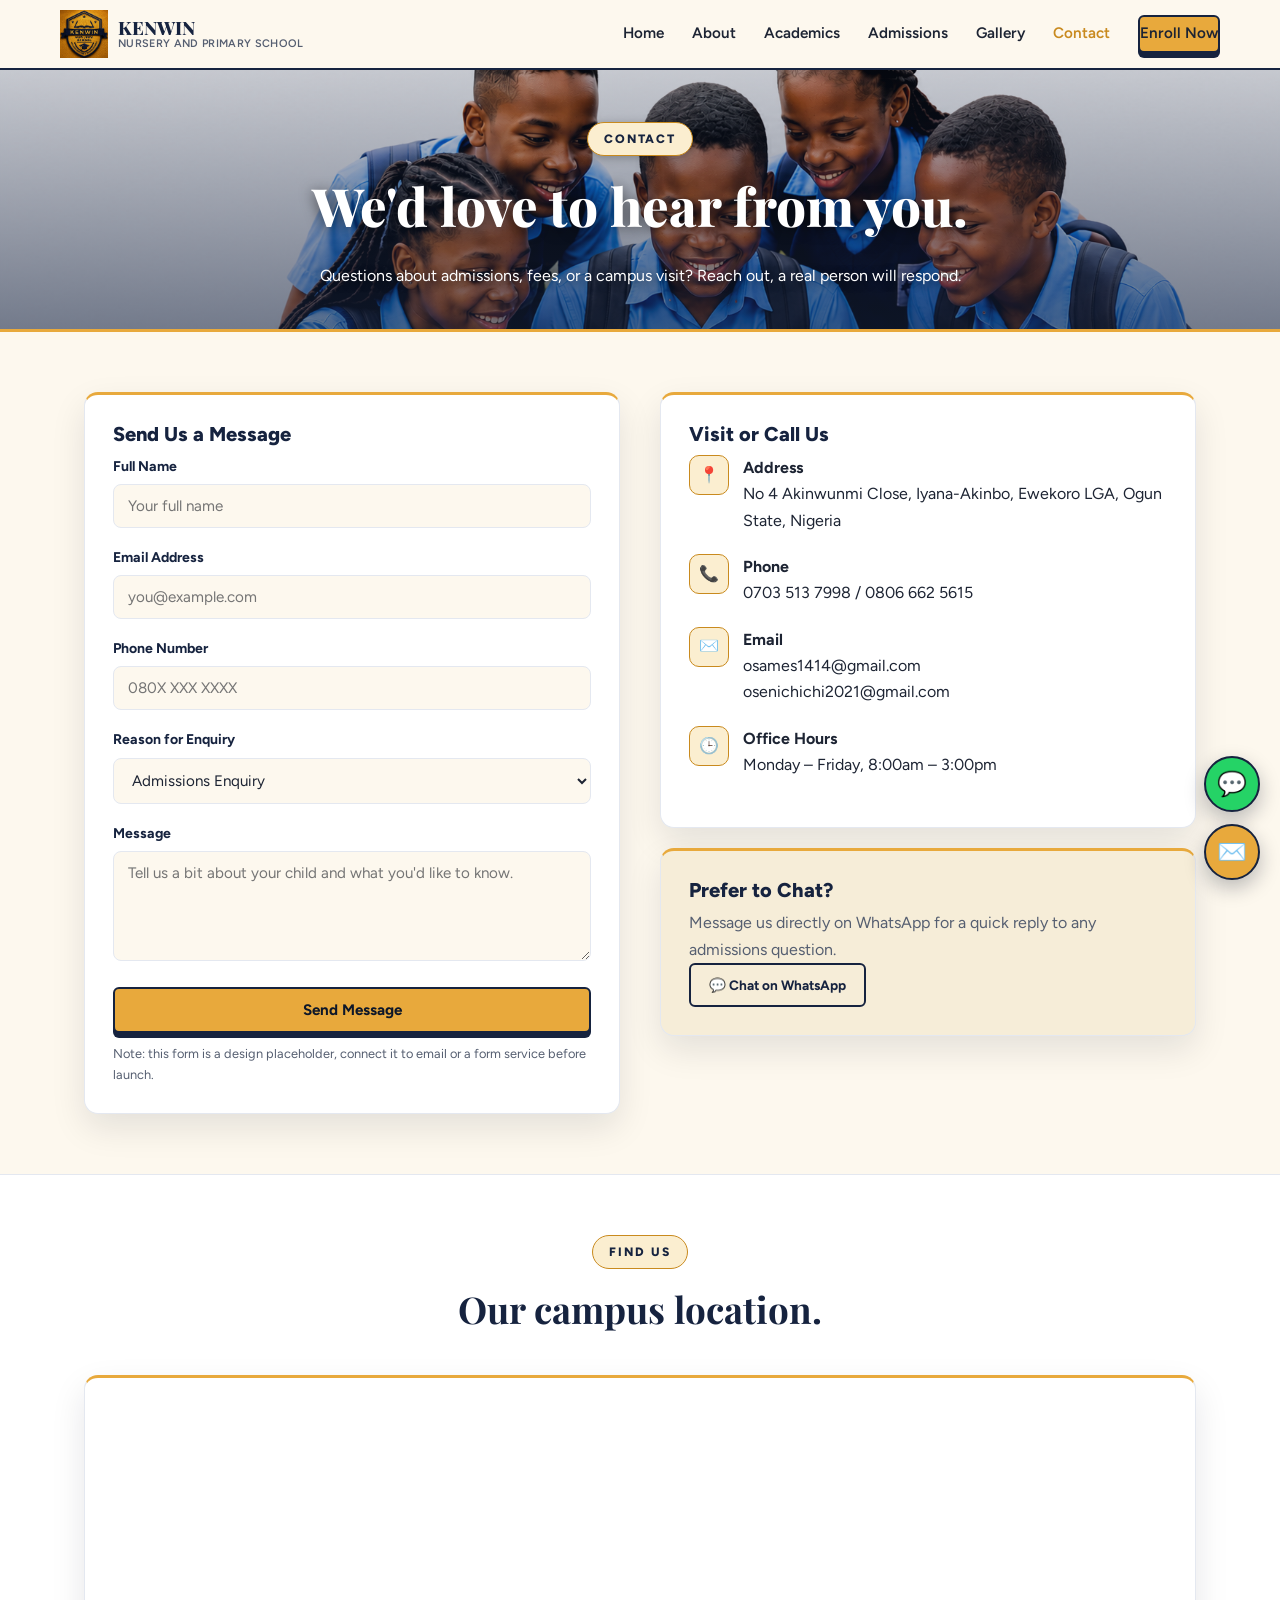
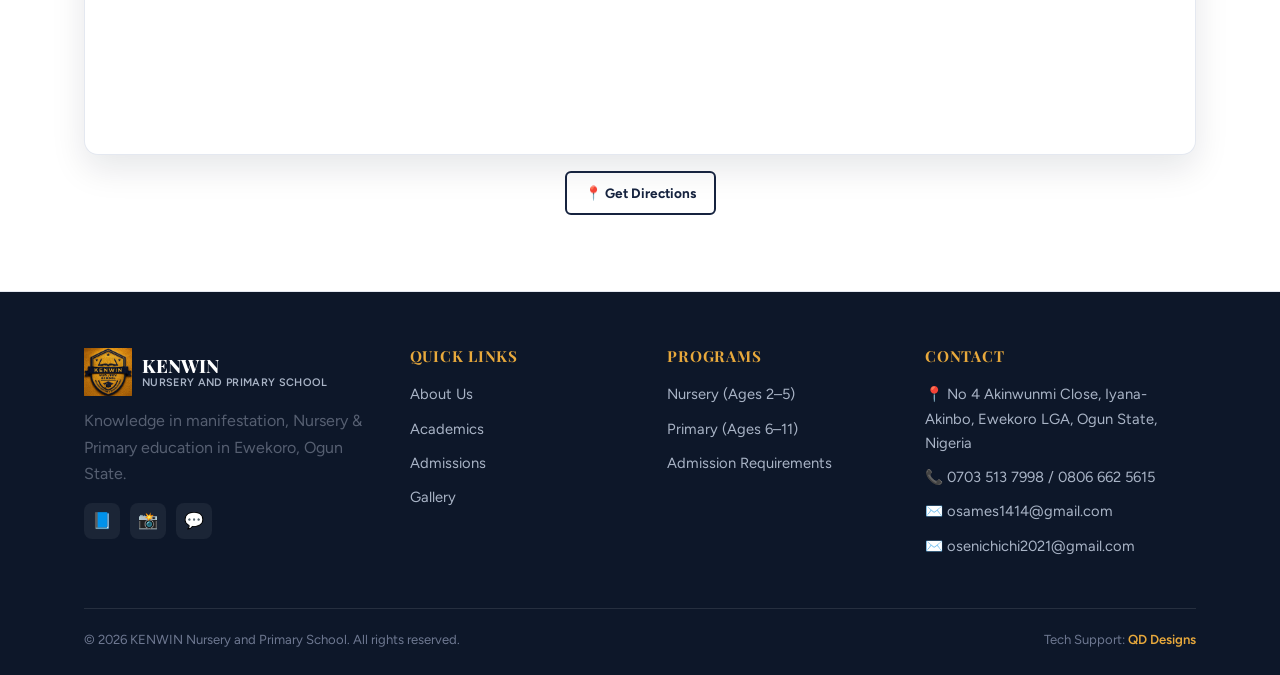
<file: contact.html>
<!DOCTYPE html>
<html lang="en">
<head>
<meta charset="UTF-8">
<meta name="viewport" content="width=device-width, initial-scale=1.0">
<title>Contact Us | KENWIN Nursery and Primary School</title>
<meta name="description" content="Get in touch with KENWIN Nursery and Primary School, enquire, book a visit, or ask a question.">
<link rel="preconnect" href="https://fonts.googleapis.com">
<link href="https://fonts.googleapis.com/css2?family=Playfair+Display:wght@700;800;900&family=Figtree:wght@400;500;600;700;800&display=swap" rel="stylesheet">
<link rel="stylesheet" href="styles.css">
</head>
<body>


<header class="site-header">
  <div class="container nav">
    <a href="index.html" class="logo">
      <img src="images/logo.jpeg" alt="KENWIN Nursery and Primary School crest" class="logo-img">
      <span class="logo-text"><span class="logo-name">KENWIN</span><span class="logo-sub">Nursery and Primary School</span></span>
    </a>
    <nav class="nav-links">
      <a href="index.html">Home</a>
      <a href="about.html">About</a>
      <a href="academics.html">Academics</a>
      <a href="admissions.html">Admissions</a>
      <a href="gallery.html">Gallery</a>
      <a href="contact.html" class="active">Contact</a>
      <a href="admissions.html" class="btn btn-primary btn-sm">Enroll Now</a>
    </nav>
    <button class="nav-toggle" aria-label="Toggle menu"><span></span><span></span><span></span></button>
  </div>
</header>

<section class="page-hero" style="position:relative; overflow:hidden;">
  <div style="position:absolute; inset:0; background-image:url('images/pupils-laptop.jpeg'); background-size:cover; background-position:center 25%; opacity:0.9;"></div>
  <div style="position:absolute; inset:0; background:linear-gradient(180deg, rgba(22,35,63,0.15), rgba(22,35,63,0.55));"></div>
  <div class="container" style="position:relative;">
    <span class="eyebrow" style="box-shadow:0 2px 10px rgba(0,0,0,0.25);">Contact</span>
    <h1 style="color:#fff; text-shadow:0 2px 14px rgba(0,0,0,0.55);">We'd love to hear from you.</h1>
    <p class="lead" style="margin:0 auto; color:#fff; text-shadow:0 2px 10px rgba(0,0,0,0.55);">Questions about admissions, fees, or a campus visit? Reach out, a real person will respond.</p>
  </div>
</section>

<section class="section">
  <div class="container">
    <div class="contact-grid">
      <div class="card">
        <h3>Send Us a Message</h3>
        <form>
          <div class="form-field">
            <label for="name">Full Name</label>
            <input type="text" id="name" name="name" placeholder="Your full name">
          </div>
          <div class="form-field">
            <label for="email">Email Address</label>
            <input type="email" id="email" name="email" placeholder="you@example.com">
          </div>
          <div class="form-field">
            <label for="phone">Phone Number</label>
            <input type="tel" id="phone" name="phone" placeholder="080X XXX XXXX">
          </div>
          <div class="form-field">
            <label for="reason">Reason for Enquiry</label>
            <select id="reason" name="reason">
              <option>Admissions Enquiry</option>
              <option>Book a Campus Visit</option>
              <option>Fees & Payment</option>
              <option>General Question</option>
            </select>
          </div>
          <div class="form-field">
            <label for="message">Message</label>
            <textarea id="message" name="message" placeholder="Tell us a bit about your child and what you'd like to know."></textarea>
          </div>
          <button type="submit" class="btn btn-primary" style="width:100%; justify-content:center;">Send Message</button>
          <p style="font-size:0.8rem; margin-top:10px;">Note: this form is a design placeholder, connect it to email or a form service before launch.</p>
        </form>
      </div>

      <div>
        <div class="card" style="margin-bottom:20px;">
          <h3>Visit or Call Us</h3>
          <div class="info-line"><div class="ic">📍</div><div><strong>Address</strong><br>No 4 Akinwunmi Close, Iyana-Akinbo, Ewekoro LGA, Ogun State, Nigeria</div></div>
          <div class="info-line"><div class="ic">📞</div><div><strong>Phone</strong><br>0703 513 7998 / 0806 662 5615</div></div>
          <div class="info-line"><div class="ic">✉️</div><div><strong>Email</strong><br>osames1414@gmail.com<br>osenichichi2021@gmail.com</div></div>
          <div class="info-line"><div class="ic">🕒</div><div><strong>Office Hours</strong><br>Monday – Friday, 8:00am – 3:00pm</div></div>
        </div>
        <div class="card" style="background:var(--cream-deep);">
          <h3>Prefer to Chat?</h3>
          <p>Message us directly on WhatsApp for a quick reply to any admissions question.</p>
          <a href="#" class="btn btn-outline btn-sm">💬 Chat on WhatsApp</a>
        </div>
      </div>
    </div>
  </div>
</section>

<section class="section section-alt">
  <div class="container">
    <div class="section-head center">
      <span class="eyebrow">Find Us</span>
      <h2>Our campus location.</h2>
    </div>
    <div class="card" style="height:380px; padding:0; overflow:hidden;">
      <iframe
        src="https://www.google.com/maps?q=No+4+Akinwunmi+Close,+Iyana-Akinbo,+Ewekoro+LGA,+Ogun+State,+Nigeria&output=embed"
        width="100%" height="100%" style="border:0; display:block;"
        allowfullscreen="" loading="lazy" referrerpolicy="no-referrer-when-downgrade"
        title="KENWIN Nursery and Primary School campus location">
      </iframe>
    </div>
    <p style="text-align:center; margin-top:16px;">
      <a href="https://www.google.com/maps/search/?api=1&query=No+4+Akinwunmi+Close,+Iyana-Akinbo,+Ewekoro+LGA,+Ogun+State,+Nigeria" target="_blank" rel="noopener noreferrer" class="btn btn-outline btn-sm">📍 Get Directions</a>
    </p>
  </div>
</section>

<footer class="site-footer">
  <div class="container">
    <div class="footer-grid">
      <div>
        <a href="index.html" class="logo">
          <img src="images/logo.jpeg" alt="KENWIN Nursery and Primary School crest" class="logo-img">
      <span class="logo-text"><span class="logo-name">KENWIN</span><span class="logo-sub">Nursery and Primary School</span></span>
        </a>
        <p style="margin-top:12px; max-width:28ch;">Knowledge in manifestation, Nursery & Primary education in Ewekoro, Ogun State.</p>
        <div class="social-row">
          <a href="#" aria-label="Facebook">📘</a>
          <a href="#" aria-label="Instagram">📸</a>
          <a href="#" aria-label="WhatsApp">💬</a>
        </div>
      </div>
      <div>
        <h4>Quick Links</h4>
        <ul class="footer-links">
          <li><a href="about.html">About Us</a></li>
          <li><a href="academics.html">Academics</a></li>
          <li><a href="admissions.html">Admissions</a></li>
          <li><a href="gallery.html">Gallery</a></li>
        </ul>
      </div>
      <div>
        <h4>Programs</h4>
        <ul class="footer-links">
          <li><a href="academics.html">Nursery (Ages 2–5)</a></li>
          <li><a href="academics.html">Primary (Ages 6–11)</a></li>
          <li><a href="admissions.html">Admission Requirements</a></li>
        </ul>
      </div>
      <div>
        <h4>Contact</h4>
        <ul class="footer-links">
          <li>📍 No 4 Akinwunmi Close, Iyana-Akinbo, Ewekoro LGA, Ogun State, Nigeria</li>
          <li>📞 0703 513 7998 / 0806 662 5615</li>
          <li>✉️ osames1414@gmail.com</li>
          <li>✉️ osenichichi2021@gmail.com</li>
        </ul>
      </div>
    </div>
    <div class="footer-bottom">
      <span>© 2026 KENWIN Nursery and Primary School. All rights reserved.</span>
      <span>Tech Support: <a href="https://wa.me/2349074318065" target="_blank" rel="noopener noreferrer" style="color:var(--gold); font-weight:600;">QD Designs</a></span>
    </div>
  </div>
</footer>

<div class="floating-actions">
  <a href="https://wa.me/2347035137998" target="_blank" rel="noopener noreferrer" class="fab fab-whatsapp" aria-label="Chat with us on WhatsApp" title="Chat on WhatsApp">💬</a>
  <a href="mailto:osames1414@gmail.com?cc=osenichichi2021@gmail.com" class="fab fab-mail" aria-label="Email us" title="Email us">✉️</a>
</div>

<script src="script.js"></script>
</body>
</html>
</file>
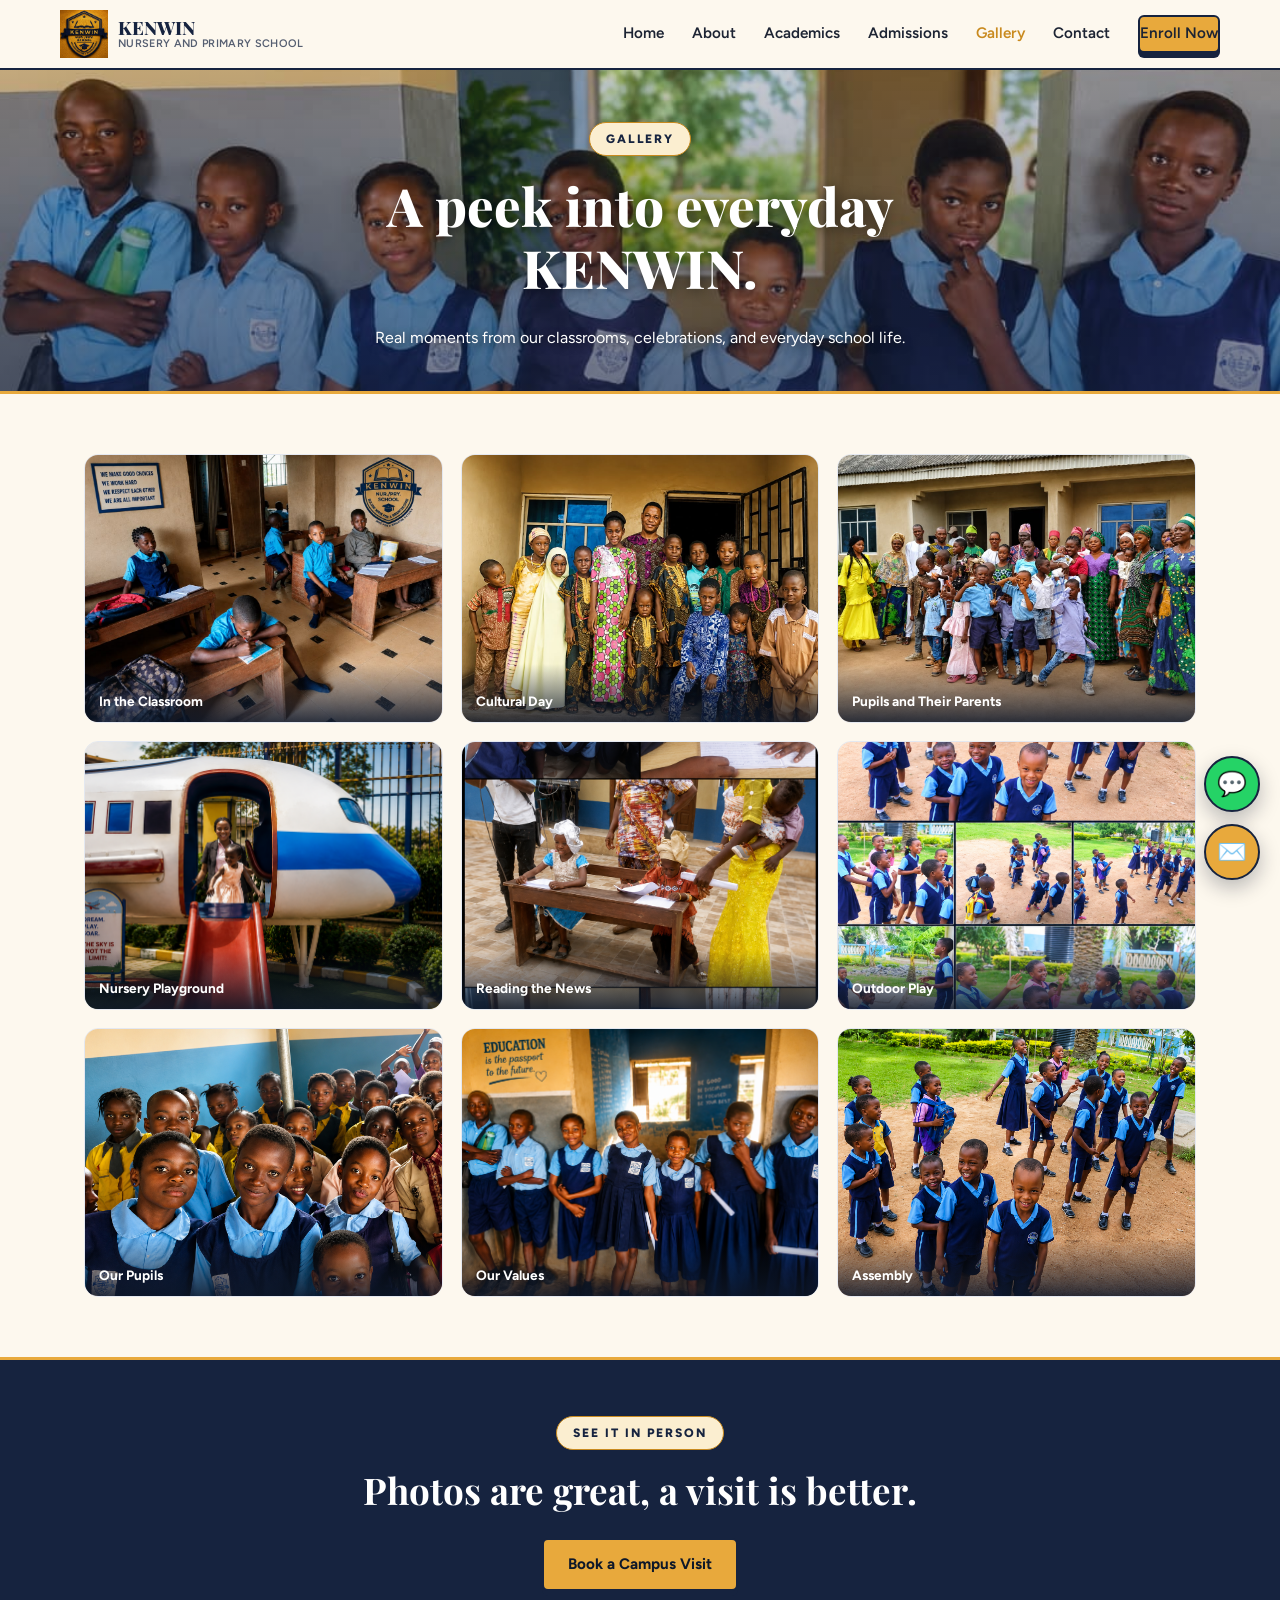
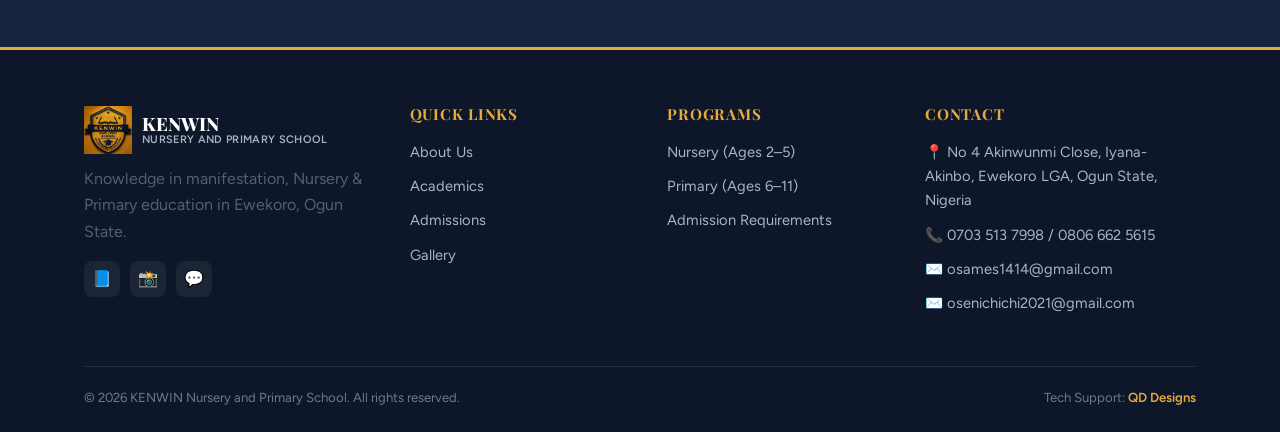
<file: gallery.html>
<!DOCTYPE html>
<html lang="en">
<head>
<meta charset="UTF-8">
<meta name="viewport" content="width=device-width, initial-scale=1.0">
<title>Gallery | KENWIN Nursery and Primary School</title>
<meta name="description" content="A glimpse into life at KENWIN Nursery and Primary School.">
<link rel="preconnect" href="https://fonts.googleapis.com">
<link href="https://fonts.googleapis.com/css2?family=Playfair+Display:wght@700;800;900&family=Figtree:wght@400;500;600;700;800&display=swap" rel="stylesheet">
<link rel="stylesheet" href="styles.css">
</head>
<body>


<header class="site-header">
  <div class="container nav">
    <a href="index.html" class="logo">
      <img src="images/logo.jpeg" alt="KENWIN Nursery and Primary School crest" class="logo-img">
      <span class="logo-text"><span class="logo-name">KENWIN</span><span class="logo-sub">Nursery and Primary School</span></span>
    </a>
    <nav class="nav-links">
      <a href="index.html">Home</a>
      <a href="about.html">About</a>
      <a href="academics.html">Academics</a>
      <a href="admissions.html">Admissions</a>
      <a href="gallery.html" class="active">Gallery</a>
      <a href="contact.html">Contact</a>
      <a href="admissions.html" class="btn btn-primary btn-sm">Enroll Now</a>
    </nav>
    <button class="nav-toggle" aria-label="Toggle menu"><span></span><span></span><span></span></button>
  </div>
</header>

<section class="page-hero" style="position:relative; overflow:hidden;">
  <div style="position:absolute; inset:0; background-image:url('images/pupils-hallway-group.jpeg'); background-size:cover; background-position:center 28%; opacity:0.9;"></div>
  <div style="position:absolute; inset:0; background:linear-gradient(180deg, rgba(22,35,63,0.15), rgba(22,35,63,0.55));"></div>
  <div class="container" style="position:relative;">
    <span class="eyebrow" style="box-shadow:0 2px 10px rgba(0,0,0,0.25);">Gallery</span>
    <h1 style="color:#fff; text-shadow:0 2px 14px rgba(0,0,0,0.55);">A peek into everyday KENWIN.</h1>
    <p class="lead" style="margin:0 auto; color:#fff; text-shadow:0 2px 10px rgba(0,0,0,0.55);">Real moments from our classrooms, celebrations, and everyday school life.</p>
  </div>
</section>

<section class="section">
  <div class="container">
    <div class="gallery-grid">
      <div class="gallery-tile"><img src="images/classroom-photo.jpeg" alt="Pupils in class at KENWIN"><div class="cap">In the Classroom</div></div>
      <div class="gallery-tile"><img src="images/community-photo-1.jpeg" alt="Pupils and a teacher celebrating Cultural Day"><div class="cap">Cultural Day</div></div>
      <div class="gallery-tile"><img src="images/community-photo-2.jpeg" alt="Pupils and their parents at the End of Session Party"><div class="cap">Pupils and Their Parents</div></div>
      <div class="gallery-tile"><img src="images/nursery-playground.jpeg" alt="A pupil on the airplane-themed playground slide"><div class="cap">Nursery Playground</div></div>
      <div class="gallery-tile"><img src="images/classroom-writing.jpeg" alt="Pupils reading the news during the End of Session Party"><div class="cap">Reading the News</div></div>
      <div class="gallery-tile"><img src="images/outdoor-play.jpeg" alt="Pupils playing together outdoors"><div class="cap">Outdoor Play</div></div>
      <div class="gallery-tile"><img src="images/pupils-group.jpeg" alt="A group of KENWIN pupils together"><div class="cap">Our Pupils</div></div>
      <div class="gallery-tile"><img src="images/education-passport-mural.jpeg" alt="Pupils beside a mural reading Education is the passport to the future"><div class="cap">Our Values</div></div>
      <div class="gallery-tile"><img src="images/pupils-outdoor-group.jpeg" alt="A group of KENWIN pupils playing together outdoors"><div class="cap">Assembly</div></div>
    </div>
  </div>
</section>

<section class="cta-band">
  <div class="container">
    <span class="eyebrow">See It in Person</span>
    <h2>Photos are great, a visit is better.</h2>
    <div class="hero-cta" style="justify-content:center;">
      <a href="contact.html" class="btn btn-primary">Book a Campus Visit</a>
    </div>
  </div>
</section>

<footer class="site-footer">
  <div class="container">
    <div class="footer-grid">
      <div>
        <a href="index.html" class="logo">
          <img src="images/logo.jpeg" alt="KENWIN Nursery and Primary School crest" class="logo-img">
      <span class="logo-text"><span class="logo-name">KENWIN</span><span class="logo-sub">Nursery and Primary School</span></span>
        </a>
        <p style="margin-top:12px; max-width:28ch;">Knowledge in manifestation, Nursery & Primary education in Ewekoro, Ogun State.</p>
        <div class="social-row">
          <a href="#" aria-label="Facebook">📘</a>
          <a href="#" aria-label="Instagram">📸</a>
          <a href="#" aria-label="WhatsApp">💬</a>
        </div>
      </div>
      <div>
        <h4>Quick Links</h4>
        <ul class="footer-links">
          <li><a href="about.html">About Us</a></li>
          <li><a href="academics.html">Academics</a></li>
          <li><a href="admissions.html">Admissions</a></li>
          <li><a href="gallery.html">Gallery</a></li>
        </ul>
      </div>
      <div>
        <h4>Programs</h4>
        <ul class="footer-links">
          <li><a href="academics.html">Nursery (Ages 2–5)</a></li>
          <li><a href="academics.html">Primary (Ages 6–11)</a></li>
          <li><a href="admissions.html">Admission Requirements</a></li>
        </ul>
      </div>
      <div>
        <h4>Contact</h4>
        <ul class="footer-links">
          <li>📍 No 4 Akinwunmi Close, Iyana-Akinbo, Ewekoro LGA, Ogun State, Nigeria</li>
          <li>📞 0703 513 7998 / 0806 662 5615</li>
          <li>✉️ osames1414@gmail.com</li>
          <li>✉️ osenichichi2021@gmail.com</li>
        </ul>
      </div>
    </div>
    <div class="footer-bottom">
      <span>© 2026 KENWIN Nursery and Primary School. All rights reserved.</span>
      <span>Tech Support: <a href="https://wa.me/2349074318065" target="_blank" rel="noopener noreferrer" style="color:var(--gold); font-weight:600;">QD Designs</a></span>
    </div>
  </div>
</footer>

<div class="floating-actions">
  <a href="https://wa.me/2347035137998" target="_blank" rel="noopener noreferrer" class="fab fab-whatsapp" aria-label="Chat with us on WhatsApp" title="Chat on WhatsApp">💬</a>
  <a href="mailto:osames1414@gmail.com?cc=osenichichi2021@gmail.com" class="fab fab-mail" aria-label="Email us" title="Email us">✉️</a>
</div>

<script src="script.js"></script>
</body>
</html>
</file>
<file: styles.css>
/* =========================================================
   KENWIN NURSERY & PRIMARY SCHOOL — design system v2
   Palette: navy + gold, matching the school crest
   Signature: shield-badge stats + gold ribbon rules (echoes the crest)
   ========================================================= */

:root {
  /* colour — drawn from the crest */
  --navy: #16233F;
  --navy-deep: #0D1729;
  --navy-mid: #223454;
  --gold: #E8A93C;
  --gold-deep: #C98A1E;
  --gold-light: #F7D588;
  --gold-tint: #FBEED0;
  --navy-tint: #E4E8F0;
  --cream: #FDF8EE;
  --cream-deep: #F6EDD8;
  --ink: #1D2433;
  --ink-soft: #565F71;
  --white: #FFFFFF;

  /* type */
  --font-display: "Playfair Display", "Georgia", serif;
  --font-body: "Figtree", "Segoe UI", sans-serif;

  /* shape */
  --radius-lg: 20px;
  --radius-md: 14px;
  --radius-sm: 8px;
  --shadow-block: 0 6px 0 rgba(13,23,41,0.14);
  --shadow-card: 0 14px 34px rgba(13,23,41,0.10);
}

* { box-sizing: border-box; }
html { scroll-behavior: smooth; }

body {
  margin: 0;
  font-family: var(--font-body);
  color: var(--ink);
  background: var(--cream);
  line-height: 1.65;
  -webkit-font-smoothing: antialiased;
}

img, svg { max-width: 100%; display: block; }
a { color: inherit; text-decoration: none; }
ul { margin: 0; padding: 0; list-style: none; }

h1, h2, h3, h4 {
  font-family: var(--font-display);
  font-weight: 700;
  line-height: 1.18;
  margin: 0 0 0.5em;
  color: var(--navy);
}

h1 { font-size: clamp(2.2rem, 5vw, 3.3rem); font-weight: 800; }
h2 { font-size: clamp(1.7rem, 3.4vw, 2.3rem); }
h3 { font-size: 1.25rem; font-family: var(--font-body); font-weight: 800; }
p { margin: 0 0 1em; color: var(--ink-soft); }

.container {
  width: 100%;
  max-width: 1160px;
  margin: 0 auto;
  padding: 0 24px;
}

.eyebrow {
  display: inline-flex;
  align-items: center;
  gap: 8px;
  font-family: var(--font-body);
  font-weight: 800;
  font-size: 0.76rem;
  letter-spacing: 0.16em;
  text-transform: uppercase;
  color: var(--navy);
  background: var(--gold-tint);
  border: 1px solid var(--gold-deep);
  padding: 6px 16px;
  border-radius: 100px;
  margin-bottom: 18px;
}
.eyebrow.navy { color: var(--white); background: var(--navy); border-color: var(--navy); }
.eyebrow.light { color: var(--white); background: rgba(255,255,255,0.14); border-color: rgba(255,255,255,0.35); }

/* heading rule — the signature mark, echoes the crest's ribbon lines */
.rule-wrap { position: relative; display: inline-block; padding-bottom: 10px; }
.rule-wrap svg.rule { position: absolute; left: 0; bottom: 0; width: 100%; height: 10px; }

/* ---------- header / nav ---------- */
.site-header {
  position: sticky;
  top: 0;
  z-index: 50;
  background: rgba(253,248,238,0.94);
  backdrop-filter: blur(6px);
  border-bottom: 2px solid var(--navy);
}
.nav {
  display: flex;
  align-items: center;
  justify-content: space-between;
  padding: 10px 0;
}
.logo {
  display: flex;
  align-items: center;
  gap: 10px;
  font-family: var(--font-display);
  font-weight: 800;
  font-size: 1.25rem;
  color: var(--navy);
}
.logo-img { width: 48px; height: 48px; object-fit: contain; flex-shrink: 0; }
.logo-text { display: flex; flex-direction: column; line-height: 1.15; }
.logo-name { font-family: var(--font-display); font-weight: 800; font-size: 1.15rem; }
.logo-sub { font-family: var(--font-body); font-weight: 600; font-size: 0.68rem; text-transform: uppercase; letter-spacing: 0.03em; color: var(--ink-soft); }
.site-footer .logo-sub { color: #A9B4C6; }

.nav-links {
  display: flex;
  align-items: center;
  gap: 28px;
}
.nav-links a {
  font-weight: 600;
  font-size: 0.95rem;
  color: var(--ink);
  padding: 4px 0;
}
.nav-links a.active,
.nav-links a:hover { color: var(--gold-deep); }

.btn {
  display: inline-flex;
  align-items: center;
  gap: 8px;
  font-family: var(--font-body);
  font-weight: 700;
  font-size: 0.95rem;
  padding: 12px 24px;
  border-radius: 6px;
  border: 2px solid var(--navy);
  cursor: pointer;
  transition: transform 0.15s ease, background 0.15s ease;
}
.btn:hover { transform: translateY(-2px); }
.btn-primary { background: var(--gold); color: var(--navy-deep); box-shadow: 0 5px 0 var(--navy); }
.btn-primary:hover { background: var(--gold-light); }
.btn-primary:active { transform: translateY(2px); box-shadow: 0 3px 0 var(--navy); }
.btn-outline { background: transparent; color: var(--navy); }
.btn-outline:hover { background: var(--gold-tint); }
.btn-sm { padding: 9px 18px; font-size: 0.85rem; }

.nav-toggle {
  display: none;
  flex-direction: column;
  gap: 5px;
  background: none;
  border: none;
  cursor: pointer;
  padding: 6px;
}
.nav-toggle span { width: 26px; height: 3px; background: var(--navy); border-radius: 2px; }

/* ---------- hero ---------- */
.hero { padding: 56px 0 40px; position: relative; overflow: hidden; }
.hero .container { display: grid; grid-template-columns: 1.05fr 0.95fr; gap: 40px; align-items: center; }
.hero-copy p.lead { font-size: 1.1rem; max-width: 46ch; }
.hero-cta { display: flex; gap: 14px; flex-wrap: wrap; margin-top: 26px; }
.hero-art { position: relative; }
.hero-photo {
  border-radius: var(--radius-lg);
  border: 3px solid var(--navy);
  overflow: hidden;
  box-shadow: var(--shadow-card);
  position: relative;
}
.hero-photo img { width: 100%; height: 100%; object-fit: cover; aspect-ratio: 4/3.4; }
.hero-photo .badge-float {
  position: absolute; bottom: -18px; right: -18px;
  background: var(--navy); color: var(--white);
  border: 3px solid var(--gold);
  border-radius: var(--radius-md);
  padding: 14px 18px;
  box-shadow: var(--shadow-block);
  font-family: var(--font-display);
}
.badge-float .num { font-size: 1.5rem; font-weight: 800; color: var(--gold); display: block; line-height: 1; }
.badge-float .label { font-size: 0.7rem; text-transform: uppercase; letter-spacing: 0.06em; color: #C9D2E0; }

.page-hero {
  padding: 52px 0 40px;
  text-align: center;
  background: var(--navy);
  border-bottom: 3px solid var(--gold);
}
.page-hero .container { max-width: 780px; }
.page-hero h1, .page-hero p { color: var(--white); }
.page-hero p.lead { color: #C9D2E0; }

/* ---------- shield stat badges (signature) ---------- */
.stat-strip {
  display: grid;
  grid-template-columns: repeat(4, 1fr);
  gap: 20px;
  margin: 8px 0 60px;
}
.stat-block {
  background: var(--navy);
  border: 2px solid var(--gold-deep);
  border-radius: var(--radius-md);
  padding: 22px 16px;
  text-align: center;
  box-shadow: var(--shadow-block);
  position: relative;
}
.stat-block::before {
  content: "";
  position: absolute; top: -2px; left: 50%; transform: translateX(-50%);
  width: 28px; height: 4px; background: var(--gold); border-radius: 0 0 3px 3px;
}
.stat-block .num {
  font-family: var(--font-display);
  font-weight: 800;
  font-size: 2rem;
  color: var(--gold);
  display: block;
}
.stat-block .label {
  font-size: 0.78rem;
  font-weight: 700;
  color: #C9D2E0;
  text-transform: uppercase;
  letter-spacing: 0.05em;
}

/* ---------- sections ---------- */
.section { padding: 60px 0; }
.section-head { max-width: 640px; margin-bottom: 44px; }
.section-head.center { margin-left: auto; margin-right: auto; text-align: center; }
.section-alt { background: var(--white); border-top: 1px solid var(--navy-tint); border-bottom: 1px solid var(--navy-tint); }
.section-navy { background: var(--navy); color: var(--white); border-top: 3px solid var(--gold); border-bottom: 3px solid var(--gold); }
.section-navy h2, .section-navy h3 { color: var(--white); }
.section-navy p { color: #C9D2E0; }

/* ---------- program / feature cards ---------- */
.grid-2 { display: grid; grid-template-columns: 1fr 1fr; gap: 26px; }
.grid-3 { display: grid; grid-template-columns: repeat(3, 1fr); gap: 26px; }
.grid-4 { display: grid; grid-template-columns: repeat(4, 1fr); gap: 22px; }

.card {
  background: var(--white);
  border: 1px solid var(--navy-tint);
  border-top: 3px solid var(--gold);
  border-radius: var(--radius-md);
  padding: 28px;
  box-shadow: var(--shadow-card);
}
.card .icon-badge {
  width: 52px; height: 52px;
  border-radius: 10px;
  display: flex; align-items: center; justify-content: center;
  margin-bottom: 16px;
  background: var(--gold-tint);
  border: 1px solid var(--gold-deep);
}
.card h3 { margin-bottom: 8px; color: var(--navy); }
.card p { margin-bottom: 0; }

.program-card { position: relative; overflow: hidden; }
.program-card .tag {
  position: absolute; top: 22px; right: -36px;
  background: var(--navy);
  color: var(--gold);
  font-weight: 700; font-size: 0.75rem;
  padding: 5px 42px;
  transform: rotate(35deg);
}

.value-list li {
  display: flex; gap: 12px; align-items: flex-start;
  margin-bottom: 14px; color: var(--ink-soft);
}
.value-list .dot {
  flex-shrink: 0; width: 24px; height: 24px; border-radius: 6px;
  background: var(--gold); color: var(--navy-deep);
  display: flex; align-items: center; justify-content: center;
  font-size: 0.78rem; font-weight: 800; margin-top: 2px;
}

/* ---------- testimonial ---------- */
.testimonial-card {
  background: var(--cream-deep);
  border: 1px solid var(--gold-deep);
  border-radius: var(--radius-md);
  padding: 28px;
}
.testimonial-card .quote { font-size: 1.02rem; color: var(--navy); font-style: italic; }
.testimonial-card .who { display: flex; align-items: center; gap: 12px; margin-top: 16px; }
.avatar {
  width: 42px; height: 42px; border-radius: 50%;
  display: flex; align-items: center; justify-content: center;
  font-weight: 800; color: var(--white); font-family: var(--font-display);
  background: var(--navy);
}

/* ---------- timeline / steps ---------- */
.steps { display: grid; gap: 16px; }
.step {
  display: grid; grid-template-columns: 56px 1fr; gap: 18px;
  background: var(--white); border: 1px solid var(--navy-tint); border-left: 4px solid var(--gold);
  border-radius: var(--radius-md); padding: 20px;
}
.step .step-num {
  width: 52px; height: 52px; border-radius: 10px;
  background: var(--navy); color: var(--gold);
  display: flex; align-items: center; justify-content: center;
  font-family: var(--font-display); font-weight: 800; font-size: 1.25rem;
}

/* ---------- FAQ ---------- */
.faq-item {
  border: 1px solid var(--navy-tint);
  border-left: 3px solid var(--gold);
  border-radius: var(--radius-md);
  margin-bottom: 14px;
  background: var(--white);
  overflow: hidden;
}
.faq-item summary {
  cursor: pointer;
  padding: 18px 22px;
  font-weight: 700;
  color: var(--navy);
  list-style: none;
  display: flex;
  justify-content: space-between;
  align-items: center;
}
.faq-item summary::-webkit-details-marker { display: none; }
.faq-item summary::after {
  content: "+";
  font-size: 1.4rem;
  color: var(--gold-deep);
  transition: transform 0.2s ease;
}
.faq-item[open] summary::after { transform: rotate(45deg); }
.faq-item .faq-body { padding: 0 22px 20px; color: var(--ink-soft); }

/* ---------- gallery ---------- */
.gallery-grid { display: grid; grid-template-columns: repeat(3, 1fr); gap: 18px; }
.gallery-tile {
  aspect-ratio: 4/3;
  border-radius: var(--radius-md);
  border: 1px solid var(--navy-tint);
  overflow: hidden;
  position: relative;
}
.gallery-tile img { width: 100%; height: 100%; object-fit: cover; }
.gallery-tile.placeholder {
  display: flex; align-items: center; justify-content: center;
  text-align: center; padding: 16px;
  font-weight: 700; color: var(--white);
  border: 2px dashed var(--gold-deep);
}
.gallery-tile .cap {
  position: absolute; bottom: 0; left: 0; right: 0;
  background: linear-gradient(transparent, rgba(13,23,41,0.85));
  color: var(--white); font-weight: 700; font-size: 0.85rem;
  padding: 26px 14px 10px;
}

/* ---------- contact / form ---------- */
.contact-grid { display: grid; grid-template-columns: 1fr 1fr; gap: 40px; align-items: start; }
.form-field { margin-bottom: 18px; }
.form-field label { display: block; font-weight: 700; font-size: 0.88rem; margin-bottom: 6px; color: var(--navy); }
.form-field input, .form-field select, .form-field textarea {
  width: 100%;
  padding: 12px 14px;
  border: 1px solid var(--navy-tint);
  border-radius: var(--radius-sm);
  font-family: var(--font-body);
  font-size: 0.95rem;
  background: var(--cream);
  color: var(--ink);
}
.form-field textarea { resize: vertical; min-height: 110px; }
.info-line { display: flex; gap: 14px; margin-bottom: 20px; align-items: flex-start; }
.info-line .ic {
  width: 40px; height: 40px; border-radius: 10px; flex-shrink: 0;
  background: var(--gold-tint); border: 1px solid var(--gold-deep);
  display: flex; align-items: center; justify-content: center;
}

/* ---------- CTA band ---------- */
.cta-band {
  background: var(--navy);
  border-top: 3px solid var(--gold);
  border-bottom: 3px solid var(--gold);
  padding: 56px 0;
  text-align: center;
  color: var(--white);
}
.cta-band h2 { color: var(--white); }
.cta-band .btn-primary { background: var(--gold); color: var(--navy-deep); }

/* ---------- footer ---------- */
.site-footer { background: var(--navy-deep); color: #A9B4C6; padding: 56px 0 24px; }
.footer-grid { display: grid; grid-template-columns: 1.3fr 1fr 1fr 1.2fr; gap: 32px; margin-bottom: 40px; }
.site-footer h4 { color: var(--gold); font-size: 0.95rem; margin-bottom: 16px; text-transform: uppercase; letter-spacing: 0.05em; }
.site-footer a { color: #A9B4C6; }
.site-footer a:hover { color: var(--gold); }
.site-footer .logo { color: var(--white); }
.footer-links li { margin-bottom: 10px; font-size: 0.92rem; }
.footer-bottom {
  border-top: 1px solid rgba(255,255,255,0.1);
  padding-top: 20px;
  font-size: 0.82rem;
  display: flex; justify-content: space-between; flex-wrap: wrap; gap: 10px;
  color: #6E7891;
}
.social-row { display: flex; gap: 10px; margin-top: 6px; }
.social-row a {
  width: 36px; height: 36px; border-radius: 8px;
  background: rgba(255,255,255,0.06);
  display: flex; align-items: center; justify-content: center;
}

/* ---------- notice banner (placeholder disclosure) ---------- */
.build-notice { background: var(--gold-tint); border-bottom: 1px solid var(--gold-deep); font-size: 0.85rem; text-align: center; padding: 8px 16px; color: #6B4E00; }
.build-notice strong { color: var(--navy); }

/* ---------- floating WhatsApp / email buttons ---------- */
.floating-actions {
  position: fixed;
  right: 20px;
  bottom: 20px;
  display: flex;
  flex-direction: column;
  gap: 12px;
  z-index: 90;
}
.fab {
  width: 56px;
  height: 56px;
  border-radius: 50%;
  display: flex;
  align-items: center;
  justify-content: center;
  font-size: 1.5rem;
  text-decoration: none;
  border: 2px solid var(--navy);
  box-shadow: 0 8px 20px rgba(13,23,41,0.28);
  transition: transform 0.15s ease, box-shadow 0.15s ease;
}
.fab:hover {
  transform: translateY(-3px) scale(1.06);
  box-shadow: 0 12px 26px rgba(13,23,41,0.32);
}
.fab-whatsapp { background: #25D366; }
.fab-mail { background: var(--gold); }

@media (max-width: 640px) {
  .floating-actions { right: 14px; bottom: 14px; gap: 10px; }
  .fab { width: 48px; height: 48px; font-size: 1.25rem; }
}

/* ---------- responsive ---------- */
@media (max-width: 920px) {
  .hero .container { grid-template-columns: 1fr; }
  .hero-art { order: -1; max-width: 420px; margin: 0 auto 10px; }
  .grid-2, .grid-3, .grid-4 { grid-template-columns: 1fr 1fr; }
  .stat-strip { grid-template-columns: 1fr 1fr; }
  .footer-grid { grid-template-columns: 1fr 1fr; }
  .contact-grid { grid-template-columns: 1fr; }
  .gallery-grid { grid-template-columns: 1fr 1fr; }
}
@media (max-width: 640px) {
  .nav-links { position: fixed; top: 68px; left: 0; right: 0; background: var(--cream);
    flex-direction: column; align-items: flex-start; padding: 20px 24px;
    border-bottom: 2px solid var(--navy); gap: 16px; display: none; }
  .nav-links.open { display: flex; }
  .nav-toggle { display: flex; }
  .nav .btn-primary.btn-sm { display: none; }
  .nav-links .btn { width: 100%; justify-content: center; }
  .grid-2, .grid-3, .grid-4 { grid-template-columns: 1fr; }
  .stat-strip { grid-template-columns: 1fr 1fr; }
  .footer-grid { grid-template-columns: 1fr; }
  .gallery-grid { grid-template-columns: 1fr 1fr; }
  .footer-bottom { flex-direction: column; }
}

@media (prefers-reduced-motion: reduce) {
  html { scroll-behavior: auto; }
  * { transition: none !important; animation: none !important; }
}
</file>
